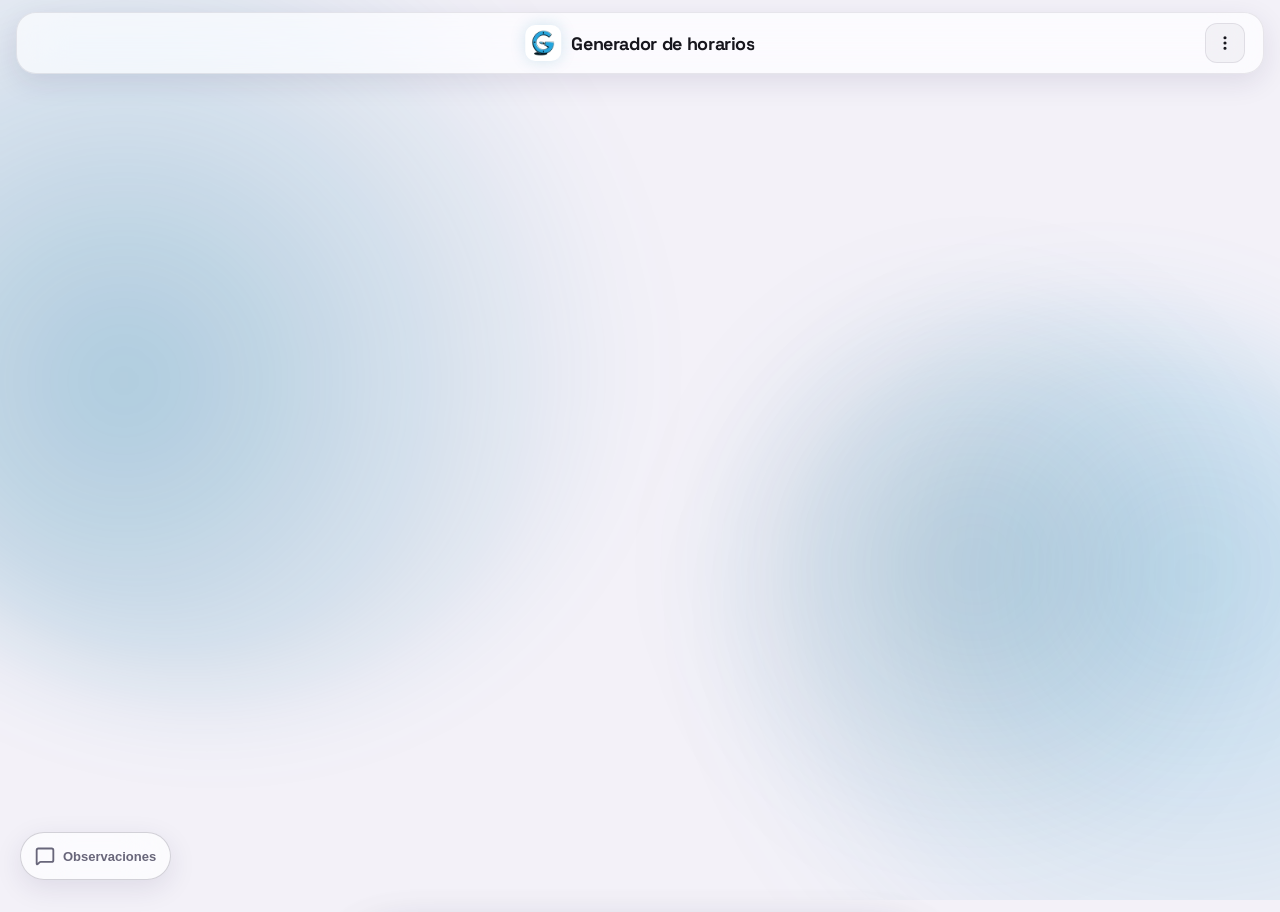
<file: index.html>
<!DOCTYPE html>
<html lang="es">
  <head>
    <meta http-equiv="Content-Security-Policy" content="default-src 'self'; script-src 'self' 'sha256-RqSj4QRa/MfN7U+ORpe3fls7fykUqgOL/mWQ/q/cFOk=' https://www.googletagmanager.com; style-src 'self' 'unsafe-inline'; img-src 'self' data: https://*.google-analytics.com https://www.googletagmanager.com; font-src 'self'; connect-src 'self' http://localhost:3000 https://*.google-analytics.com https://*.analytics.google.com https://www.googletagmanager.com; worker-src 'self'; manifest-src 'self'; object-src 'none'; base-uri 'self'; frame-ancestors 'none'; frame-src https://docs.google.com" />
    <meta charset="UTF-8" />
    <link rel="icon" href="/favicon.svg" type="image/svg+xml" />
    <meta name="viewport" content="width=device-width, initial-scale=1.0" />
    <!-- theme-color por esquema, coherente con el toggle data-mode de uiStore. -->
    <meta name="theme-color" media="(prefers-color-scheme: dark)" content="#08090C" />
    <meta name="theme-color" media="(prefers-color-scheme: light)" content="#F3F1F8" />
    <!-- iOS lee el ícono de acá, NO del manifest (ignora los íconos SVG). -->
    <link rel="apple-touch-icon" href="/apple-touch-icon-180x180.png" />
    <meta name="apple-mobile-web-app-capable" content="yes" />
    <meta name="apple-mobile-web-app-status-bar-style" content="black-translucent" />
    <meta name="apple-mobile-web-app-title" content="Generador de horarios" />
    <!-- Fuentes self-hosted (@font-face en style.css). Se precargan las del
         subset latin, que son las que se usan siempre. -->
    <link rel="preload" as="font" type="font/woff2" href="/fonts/space-grotesk-latin.woff2" crossorigin />
    <link rel="preload" as="font" type="font/woff2" href="/fonts/inter-latin.woff2" crossorigin />
    <!-- GA4 se carga diferido (lib/analytics.ts#loadGtag, requestIdleCallback),
         pero el DNS/TLS de Google Tag Manager conviene resolverlos ya: para
         cuando el idle callback dispare, la conexión ya está lista. -->
    <link rel="preconnect" href="https://www.googletagmanager.com" crossorigin />
    <!-- Sin JavaScript, el esqueleto de carga (`#shell`) sería una app fantasma
         que nunca termina de cargar, con la prosa de `#prerender` empujada
         abajo del fold — justo el escenario para el que existe `#prerender`.
         Apagarlo devuelve exactamente el comportamiento anterior. Un `<style>`
         dentro de `<noscript>` es válido en el `<head>`, y la CSP lo permite
         (`style-src 'self' 'unsafe-inline'`). -->
    <noscript><style>#shell{display:none}</style></noscript>

    <!--
      TODO EL BLOQUE ENTRE `seo:start` y `seo:end` LO REGENERA EL POSTBUILD.

      `tools/seo/emit-pages.mjs` lo reemplaza completo, en `index.html` y en cada
      página derivada, a partir de `src/lib/seoMeta.ts` — esa es la fuente de
      verdad del copy. Lo que hay acá abajo es el valor del home, y sirve de red
      por si alguien corre `vite build` sin el postbuild; si difiere de
      `seoMeta.ts`, gana `seoMeta.ts`.

      Los marcadores son comentarios y no atributos porque el reemplazo tiene que
      ser de un bloque entero: parchear tag por tag con regex es exactamente cómo
      se termina con un `og:description` del home en una página de ayuda.

      `https://generador-de-horarios.coldideas.com` lo sustituye Vite en el build (ver `.env`). Ninguna de
      estas URLs puede ser relativa: `og:image` relativa es la causa nº1 de
      tarjeta social sin imagen.
    -->
    <!-- seo:start -->
    <title>Generador de horarios de clases — gratis, sin cuenta y offline</title>
    <meta name="description" content="Un generador de horarios de clases, pensado para estudiantes de la UCR: armá tu semana, evitá choques de horario y guardá todo en tu dispositivo. Gratis y sin cuenta." />
    <link rel="canonical" href="https://generador-de-horarios.coldideas.com/" />
    <meta name="robots" content="index,follow,max-image-preview:large" />
    <meta property="og:type" content="website" />
    <meta property="og:site_name" content="Generador de horarios" />
    <meta property="og:locale" content="es_LA" />
    <meta property="og:url" content="https://generador-de-horarios.coldideas.com/" />
    <meta property="og:title" content="Generador de horarios para estudiantes de la UCR" />
    <meta property="og:description" content="Un generador de horarios de clases, pensado para estudiantes de la UCR: armá tu semana, evitá choques de horario y guardá todo en tu dispositivo. Gratis y sin cuenta." />
    <meta property="og:image" content="https://generador-de-horarios.coldideas.com/og-cover-v1.png" />
    <meta property="og:image:secure_url" content="https://generador-de-horarios.coldideas.com/og-cover-v1.png" />
    <meta property="og:image:type" content="image/png" />
    <meta property="og:image:width" content="1200" />
    <meta property="og:image:height" content="630" />
    <meta property="og:image:alt" content="Un horario semanal de clases con los cursos en bloques de color, en la app Generador de horarios." />
    <meta property="og:image" content="https://generador-de-horarios.coldideas.com/og-square-v1.png" />
    <meta property="og:image:type" content="image/png" />
    <meta property="og:image:width" content="1200" />
    <meta property="og:image:height" content="1200" />
    <meta name="twitter:card" content="summary_large_image" />
    <meta name="twitter:title" content="Generador de horarios para estudiantes de la UCR" />
    <meta name="twitter:description" content="Un generador de horarios de clases, pensado para estudiantes de la UCR: armá tu semana, evitá choques de horario y guardá todo en tu dispositivo. Gratis y sin cuenta." />
    <meta name="twitter:image" content="https://generador-de-horarios.coldideas.com/og-cover-v1.png" />
    <meta name="twitter:image:alt" content="Un horario semanal de clases con los cursos en bloques de color, en la app Generador de horarios." />
    <script type="application/ld+json">{"@context":"https://schema.org","@type":"WebApplication","name":"Generador de horarios","url":"https://generador-de-horarios.coldideas.com/","description":"Un generador de horarios de clases, pensado para estudiantes de la UCR: armá tu semana, evitá choques de horario y guardá todo en tu dispositivo. Gratis y sin cuenta.","applicationCategory":"EducationalApplication","operatingSystem":"Cualquiera (navegador web, instalable como PWA)","browserRequirements":"Requiere JavaScript e IndexedDB","inLanguage":"es","isAccessibleForFree":true,"offers":{"@type":"Offer","price":"0","priceCurrency":"USD"},"screenshot":"https://generador-de-horarios.coldideas.com/og-cover-v1.png","featureList":["Armar horarios semanales arrastrando los cursos sobre una grilla","Detección de choques de hora con reacomodo automático","Varios horarios agrupados para comparar alternativas de matrícula","Catálogo de cursos de pregrado de la Universidad de Costa Rica","Exportar a PNG y CSV","Funciona sin conexión e instalable como aplicación"]}</script>
    <!-- seo:end -->
    <script type="module" crossorigin src="/assets/index-BoxUF3lb.js"></script>
    <link rel="modulepreload" crossorigin href="/assets/vendor-vue-Cn43xkxK.js">
    <link rel="modulepreload" crossorigin href="/assets/vendor-db-ACbkSzib.js">
    <link rel="modulepreload" crossorigin href="/assets/vendor-pdf-CoYM8iN5.js">
    <link rel="stylesheet" crossorigin href="/assets/index-BXmz9_Ep.css">
  <link rel="manifest" href="/manifest.webmanifest"></head>
  <body>
    <div id="app"></div>
    <!--
      Esqueleto de la app, horneado por el postbuild (`homeShellHtml` +
      `HomeSkeleton.vue`, solo en el home). Es lo que se ve entre "el CSS pintó"
      y "Vue montó" — el hueco más largo del arranque, porque el bundle pesa
      ~590 KB. Wireframe gris a propósito: cero texto, cero encabezados, cero
      imágenes. Es DECORACIÓN de carga, no contenido: por eso `aria-hidden`, y
      por eso nada acá compite con el `<h1>` indexable de `#prerender`.

      Hermano de `#prerender` y NO hijo suyo: `#prerender` está estilado como
      prosa (`max-width:70ch`), que es exactamente lo contrario de lo que
      necesita un shell a ancho completo. Los dos se esconden con la misma
      regla `#app:not(:empty) ~ …` de `style.css` (hermano GENERAL: con `+`
      bastaba meter un nodo en el medio para romperla en silencio).
    -->
    <div id="shell" aria-hidden="true"><!-- shell:start --><div class="topbar"><div class="topbar__left"></div><div class="brand"><div class="skel shell__mark"></div><div class="skel shell__name"></div></div><div class="topbar__actions"><div class="skel shell__icon"></div><div class="skel shell__icon"></div></div></div><div class="app"><div class="home__header"><div class="home__title"><div class="skel shell__title"></div></div><div class="home__actions"><div class="skel shell__btn"></div><div class="skel shell__btn"></div></div></div><div class="home-skeleton" aria-hidden="true"><!--[--><div class="group-section"><div class="group-section__head"><div class="group-section__title"><div class="skel skel--grip"></div><div class="skel skel--text" style="width:120px;height:12px;"></div></div></div><div class="cards-grid"><!--[--><div class="horario-card horario-card--skeleton"><div class="horario-card__thumb"><div class="skel skel--fill"></div></div><div class="horario-card__body"><div class="skel skel--text" style="width:70%;height:14px;margin-bottom:8px;"></div><div class="skel skel--text" style="width:45%;height:11px;"></div></div></div><div class="horario-card horario-card--skeleton"><div class="horario-card__thumb"><div class="skel skel--fill"></div></div><div class="horario-card__body"><div class="skel skel--text" style="width:70%;height:14px;margin-bottom:8px;"></div><div class="skel skel--text" style="width:45%;height:11px;"></div></div></div><div class="horario-card horario-card--skeleton"><div class="horario-card__thumb"><div class="skel skel--fill"></div></div><div class="horario-card__body"><div class="skel skel--text" style="width:70%;height:14px;margin-bottom:8px;"></div><div class="skel skel--text" style="width:45%;height:11px;"></div></div></div><!--]--></div></div><div class="group-section"><div class="group-section__head"><div class="group-section__title"><div class="skel skel--grip"></div><div class="skel skel--text" style="width:120px;height:12px;"></div></div></div><div class="cards-grid"><!--[--><div class="horario-card horario-card--skeleton"><div class="horario-card__thumb"><div class="skel skel--fill"></div></div><div class="horario-card__body"><div class="skel skel--text" style="width:70%;height:14px;margin-bottom:8px;"></div><div class="skel skel--text" style="width:45%;height:11px;"></div></div></div><div class="horario-card horario-card--skeleton"><div class="horario-card__thumb"><div class="skel skel--fill"></div></div><div class="horario-card__body"><div class="skel skel--text" style="width:70%;height:14px;margin-bottom:8px;"></div><div class="skel skel--text" style="width:45%;height:11px;"></div></div></div><div class="horario-card horario-card--skeleton"><div class="horario-card__thumb"><div class="skel skel--fill"></div></div><div class="horario-card__body"><div class="skel skel--text" style="width:70%;height:14px;margin-bottom:8px;"></div><div class="skel skel--text" style="width:45%;height:11px;"></div></div></div><!--]--></div></div><!--]--></div></div><!-- shell:end --></div>
    <!--
      Contenido estático que hornea el postbuild (`#app:not(:empty) ~ #prerender`
      lo esconde en cuanto Vue monta, ver `style.css`). Es lo ÚNICO que ve un
      crawler que no ejecuta JavaScript, y lo primero que ve un humano con la red
      lenta. Va vacío en el fuente a propósito: el copy vive en `seoMeta.ts` y en
      `helpContent.ts`, duplicarlo acá sería una segunda fuente de verdad.

      Reemplaza al `<h1 class="sr-only">` que estaba acá: describía dos pantallas
      en una sola oración, se repetía en todas las rutas y DUPLICABA el `<h1>`
      que cada vista ya renderiza (`HomeView` "Mis horarios", `HelpView` el
      título del tema…).
    -->
    <div id="prerender"><!-- prerender:start --><h1>Generador de horarios de clases</h1><p>Es un generador de horarios independiente, pensado para estudiantes de la Universidad de Costa Rica (UCR), y lo puede usar cualquier persona que arme un horario de clases, curse donde curse. Al escribir el nombre de un curso, el buscador propone coincidencias del catálogo de cursos de pregrado de la UCR, con la sigla y los créditos ya cargados.</p><p>Armá tu horario semanal arrastrando los cursos sobre una grilla: elegí qué días te sirven, el rango de horas y cuánto dura cada lección. Cuando dos cursos se pisan, la app te avisa y puede reacomodar el nuevo al hueco libre más cercano.</p><p>Funciona sin internet y sin crear una cuenta. Todo lo que armás se guarda en tu propio dispositivo, y podés instalar la app desde el navegador para abrirla como cualquier otra.</p><h2>Qué podés hacer</h2><ul><li>Crear varios horarios y agruparlos para comparar alternativas de matrícula.</li><li>Repetir un mismo curso en varios días, o darle horas distintas en cada día.</li><li>Anotar sigla, profesor, aula, créditos y número de grupo en cada curso.</li><li>Ajustar días visibles, franja horaria, duración de lección y descanso.</li><li>Exportar cualquier horario como imagen PNG o como CSV para abrirlo en Excel.</li><li>Usar la app en modo claro u oscuro, desde el teléfono o la computadora.</li></ul><!-- prerender:end --></div>
  </body>
</html>
</file>
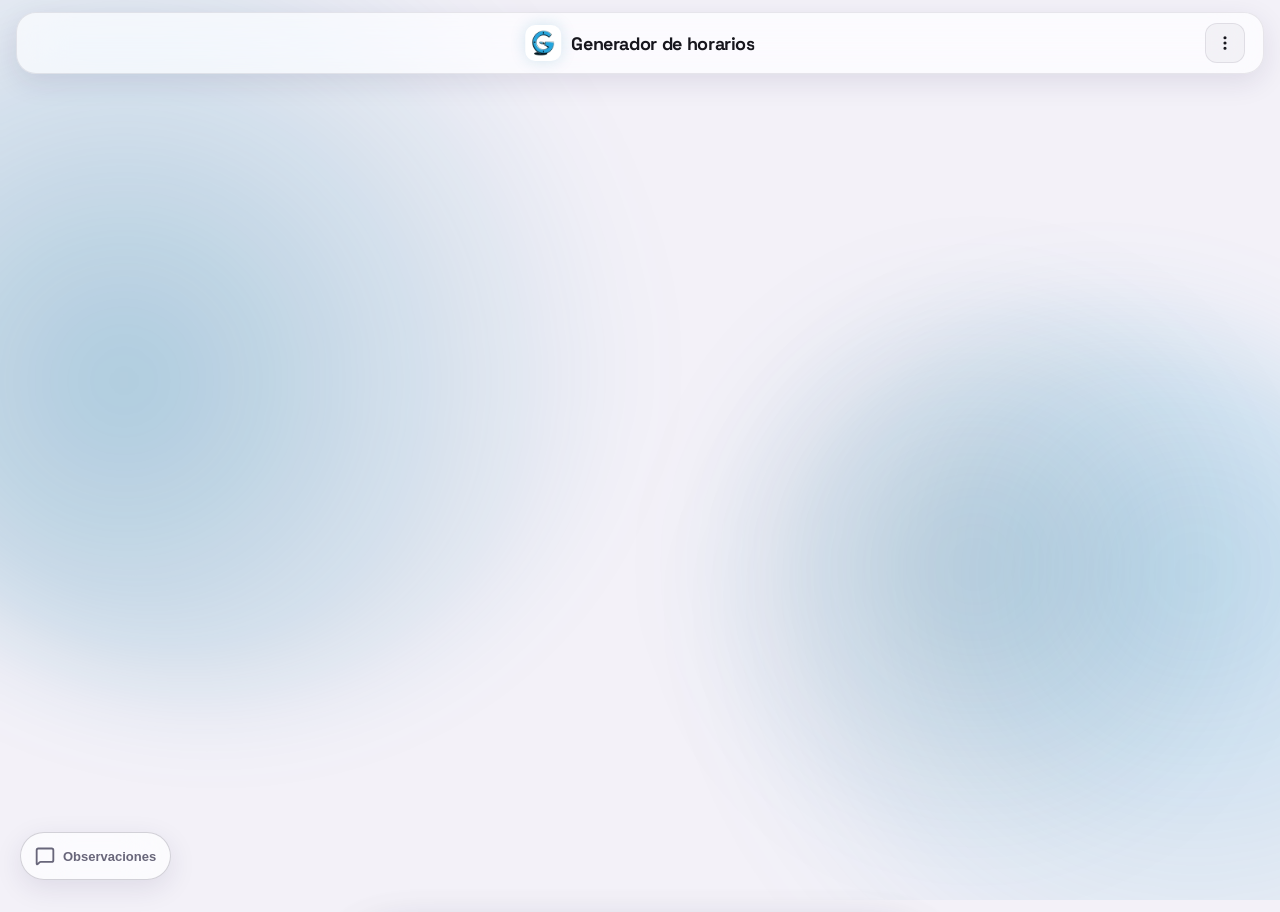
<file: ayuda.html>
<!DOCTYPE html>
<html lang="es">
  <head>
    <meta http-equiv="Content-Security-Policy" content="default-src 'self'; script-src 'self' 'sha256-BAIE9iKyH8KDfLSABH363C/RLt9rMn+xFPN2Y8IR0Pc=' https://www.googletagmanager.com; style-src 'self' 'unsafe-inline'; img-src 'self' data: https://*.google-analytics.com https://www.googletagmanager.com; font-src 'self'; connect-src 'self' http://localhost:3000 https://*.google-analytics.com https://*.analytics.google.com https://www.googletagmanager.com; worker-src 'self'; manifest-src 'self'; object-src 'none'; base-uri 'self'; frame-ancestors 'none'; frame-src https://docs.google.com" />
    <meta charset="UTF-8" />
    <link rel="icon" href="/favicon.svg" type="image/svg+xml" />
    <meta name="viewport" content="width=device-width, initial-scale=1.0" />
    <!-- theme-color por esquema, coherente con el toggle data-mode de uiStore. -->
    <meta name="theme-color" media="(prefers-color-scheme: dark)" content="#08090C" />
    <meta name="theme-color" media="(prefers-color-scheme: light)" content="#F3F1F8" />
    <!-- iOS lee el ícono de acá, NO del manifest (ignora los íconos SVG). -->
    <link rel="apple-touch-icon" href="/apple-touch-icon-180x180.png" />
    <meta name="apple-mobile-web-app-capable" content="yes" />
    <meta name="apple-mobile-web-app-status-bar-style" content="black-translucent" />
    <meta name="apple-mobile-web-app-title" content="Generador de horarios" />
    <!-- Fuentes self-hosted (@font-face en style.css). Se precargan las del
         subset latin, que son las que se usan siempre. -->
    <link rel="preload" as="font" type="font/woff2" href="/fonts/space-grotesk-latin.woff2" crossorigin />
    <link rel="preload" as="font" type="font/woff2" href="/fonts/inter-latin.woff2" crossorigin />
    <!-- GA4 se carga diferido (lib/analytics.ts#loadGtag, requestIdleCallback),
         pero el DNS/TLS de Google Tag Manager conviene resolverlos ya: para
         cuando el idle callback dispare, la conexión ya está lista. -->
    <link rel="preconnect" href="https://www.googletagmanager.com" crossorigin />
    <!-- Sin JavaScript, el esqueleto de carga (`#shell`) sería una app fantasma
         que nunca termina de cargar, con la prosa de `#prerender` empujada
         abajo del fold — justo el escenario para el que existe `#prerender`.
         Apagarlo devuelve exactamente el comportamiento anterior. Un `<style>`
         dentro de `<noscript>` es válido en el `<head>`, y la CSP lo permite
         (`style-src 'self' 'unsafe-inline'`). -->
    <noscript><style>#shell{display:none}</style></noscript>

    <!--
      TODO EL BLOQUE ENTRE `seo:start` y `seo:end` LO REGENERA EL POSTBUILD.

      `tools/seo/emit-pages.mjs` lo reemplaza completo, en `index.html` y en cada
      página derivada, a partir de `src/lib/seoMeta.ts` — esa es la fuente de
      verdad del copy. Lo que hay acá abajo es el valor del home, y sirve de red
      por si alguien corre `vite build` sin el postbuild; si difiere de
      `seoMeta.ts`, gana `seoMeta.ts`.

      Los marcadores son comentarios y no atributos porque el reemplazo tiene que
      ser de un bloque entero: parchear tag por tag con regex es exactamente cómo
      se termina con un `og:description` del home en una página de ayuda.

      `https://generador-de-horarios.coldideas.com` lo sustituye Vite en el build (ver `.env`). Ninguna de
      estas URLs puede ser relativa: `og:image` relativa es la causa nº1 de
      tarjeta social sin imagen.
    -->
    <!-- seo:start -->
    <title>Centro de ayuda — Generador de horarios</title>
    <meta name="description" content="Guías paso a paso para armar un horario, ajustar los parámetros de un horario o de la app, y cambiar la apariencia. Con ilustraciones de cada gesto." />
    <link rel="canonical" href="https://generador-de-horarios.coldideas.com/ayuda" />
    <meta name="robots" content="index,follow,max-image-preview:large" />
    <meta property="og:type" content="website" />
    <meta property="og:site_name" content="Generador de horarios" />
    <meta property="og:locale" content="es_LA" />
    <meta property="og:url" content="https://generador-de-horarios.coldideas.com/ayuda" />
    <meta property="og:title" content="Centro de ayuda" />
    <meta property="og:description" content="Guías paso a paso para armar un horario, ajustar los parámetros de un horario o de la app, y cambiar la apariencia. Con ilustraciones de cada gesto." />
    <meta property="og:image" content="https://generador-de-horarios.coldideas.com/og-cover-v1.png" />
    <meta property="og:image:secure_url" content="https://generador-de-horarios.coldideas.com/og-cover-v1.png" />
    <meta property="og:image:type" content="image/png" />
    <meta property="og:image:width" content="1200" />
    <meta property="og:image:height" content="630" />
    <meta property="og:image:alt" content="Un horario semanal de clases con los cursos en bloques de color, en la app Generador de horarios." />
    <meta property="og:image" content="https://generador-de-horarios.coldideas.com/og-square-v1.png" />
    <meta property="og:image:type" content="image/png" />
    <meta property="og:image:width" content="1200" />
    <meta property="og:image:height" content="1200" />
    <meta name="twitter:card" content="summary_large_image" />
    <meta name="twitter:title" content="Centro de ayuda" />
    <meta name="twitter:description" content="Guías paso a paso para armar un horario, ajustar los parámetros de un horario o de la app, y cambiar la apariencia. Con ilustraciones de cada gesto." />
    <meta name="twitter:image" content="https://generador-de-horarios.coldideas.com/og-cover-v1.png" />
    <meta name="twitter:image:alt" content="Un horario semanal de clases con los cursos en bloques de color, en la app Generador de horarios." />
    <script type="application/ld+json">{"@context":"https://schema.org","@graph":[{"@type":"TechArticle","@id":"https://generador-de-horarios.coldideas.com/ayuda#article","headline":"Centro de ayuda","description":"Guías paso a paso para armar un horario, ajustar los parámetros de un horario o de la app, y cambiar la apariencia. Con ilustraciones de cada gesto.","url":"https://generador-de-horarios.coldideas.com/ayuda","inLanguage":"es","isPartOf":{"@type":"WebSite","name":"Generador de horarios","url":"https://generador-de-horarios.coldideas.com/"}},{"@type":"BreadcrumbList","itemListElement":[{"@type":"ListItem","position":1,"name":"Inicio","item":"https://generador-de-horarios.coldideas.com/"},{"@type":"ListItem","position":2,"name":"Ayuda","item":"https://generador-de-horarios.coldideas.com/ayuda"}]}]}</script>
    <!-- seo:end -->
    <script type="module" crossorigin src="/assets/index-BoxUF3lb.js"></script>
    <link rel="modulepreload" crossorigin href="/assets/vendor-vue-Cn43xkxK.js">
    <link rel="modulepreload" crossorigin href="/assets/vendor-db-ACbkSzib.js">
    <link rel="modulepreload" crossorigin href="/assets/vendor-pdf-CoYM8iN5.js">
    <link rel="stylesheet" crossorigin href="/assets/index-BXmz9_Ep.css">
  <link rel="manifest" href="/manifest.webmanifest"></head>
  <body>
    <div id="app"></div>
    <!--
      Esqueleto de la app, horneado por el postbuild (`homeShellHtml` +
      `HomeSkeleton.vue`, solo en el home). Es lo que se ve entre "el CSS pintó"
      y "Vue montó" — el hueco más largo del arranque, porque el bundle pesa
      ~590 KB. Wireframe gris a propósito: cero texto, cero encabezados, cero
      imágenes. Es DECORACIÓN de carga, no contenido: por eso `aria-hidden`, y
      por eso nada acá compite con el `<h1>` indexable de `#prerender`.

      Hermano de `#prerender` y NO hijo suyo: `#prerender` está estilado como
      prosa (`max-width:70ch`), que es exactamente lo contrario de lo que
      necesita un shell a ancho completo. Los dos se esconden con la misma
      regla `#app:not(:empty) ~ …` de `style.css` (hermano GENERAL: con `+`
      bastaba meter un nodo en el medio para romperla en silencio).
    -->
    <div id="shell" aria-hidden="true"><!-- shell:start --><!-- shell:end --></div>
    <!--
      Contenido estático que hornea el postbuild (`#app:not(:empty) ~ #prerender`
      lo esconde en cuanto Vue monta, ver `style.css`). Es lo ÚNICO que ve un
      crawler que no ejecuta JavaScript, y lo primero que ve un humano con la red
      lenta. Va vacío en el fuente a propósito: el copy vive en `seoMeta.ts` y en
      `helpContent.ts`, duplicarlo acá sería una segunda fuente de verdad.

      Reemplaza al `<h1 class="sr-only">` que estaba acá: describía dos pantallas
      en una sola oración, se repetía en todas las rutas y DUPLICABA el `<h1>`
      que cada vista ya renderiza (`HomeView` "Mis horarios", `HelpView` el
      título del tema…).
    -->
    <div id="prerender"><!-- prerender:start --><h1>Centro de ayuda</h1><p>Cuatro guías cubren todo lo que necesitás para usar el generador de horarios: cómo crear un horario, qué hace cada parámetro de un horario, qué configuración se aplica a los horarios nuevos y cómo cambiar la apariencia de la app.</p><ul><li><a href="/ayuda/crear"><strong>Crear un horario</strong></a> — De la semana en blanco al horario completo: agregar cursos, repetirlos en varios días, cargar horas distintas por día y moverlos.</li><li><a href="/ayuda/horario-params"><strong>Parámetros del horario</strong></a> — Bloques fijos u horas libres, días visibles, franja horaria, formato de hora y modo de conflicto — de un horario en particular.</li><li><a href="/ayuda/globales"><strong>Parámetros globales</strong></a> — La plantilla con la que nacen tus próximos horarios, y en qué se diferencia de los parámetros de un horario.</li><li><a href="/ayuda/apariencia"><strong>Opciones generales</strong></a> — Modo claro u oscuro, efectos visuales, medición de uso y dónde encontrar estas opciones.</li></ul><!-- prerender:end --></div>
  </body>
</html>
</file>
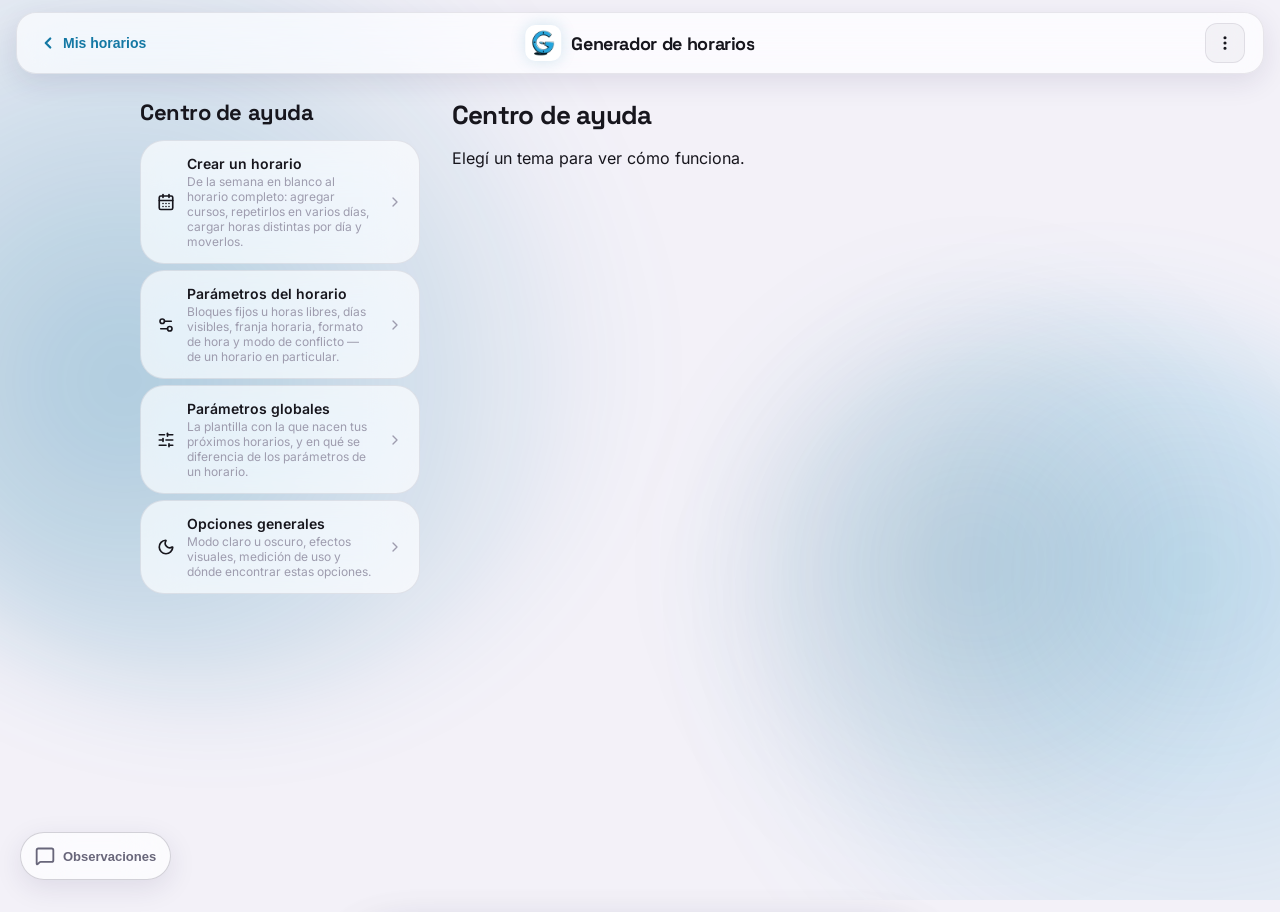
<file: ayuda/apariencia.html>
<!DOCTYPE html>
<html lang="es">
  <head>
    <meta http-equiv="Content-Security-Policy" content="default-src 'self'; script-src 'self' 'sha256-FpbxqzW+VNh2rBsdcdbC9Le6bIIQyp6U4rCe7SdrVj8=' https://www.googletagmanager.com; style-src 'self' 'unsafe-inline'; img-src 'self' data: https://*.google-analytics.com https://www.googletagmanager.com; font-src 'self'; connect-src 'self' http://localhost:3000 https://*.google-analytics.com https://*.analytics.google.com https://www.googletagmanager.com; worker-src 'self'; manifest-src 'self'; object-src 'none'; base-uri 'self'; frame-ancestors 'none'; frame-src https://docs.google.com" />
    <meta charset="UTF-8" />
    <link rel="icon" href="/favicon.svg" type="image/svg+xml" />
    <meta name="viewport" content="width=device-width, initial-scale=1.0" />
    <!-- theme-color por esquema, coherente con el toggle data-mode de uiStore. -->
    <meta name="theme-color" media="(prefers-color-scheme: dark)" content="#08090C" />
    <meta name="theme-color" media="(prefers-color-scheme: light)" content="#F3F1F8" />
    <!-- iOS lee el ícono de acá, NO del manifest (ignora los íconos SVG). -->
    <link rel="apple-touch-icon" href="/apple-touch-icon-180x180.png" />
    <meta name="apple-mobile-web-app-capable" content="yes" />
    <meta name="apple-mobile-web-app-status-bar-style" content="black-translucent" />
    <meta name="apple-mobile-web-app-title" content="Generador de horarios" />
    <!-- Fuentes self-hosted (@font-face en style.css). Se precargan las del
         subset latin, que son las que se usan siempre. -->
    <link rel="preload" as="font" type="font/woff2" href="/fonts/space-grotesk-latin.woff2" crossorigin />
    <link rel="preload" as="font" type="font/woff2" href="/fonts/inter-latin.woff2" crossorigin />
    <!-- GA4 se carga diferido (lib/analytics.ts#loadGtag, requestIdleCallback),
         pero el DNS/TLS de Google Tag Manager conviene resolverlos ya: para
         cuando el idle callback dispare, la conexión ya está lista. -->
    <link rel="preconnect" href="https://www.googletagmanager.com" crossorigin />
    <!-- Sin JavaScript, el esqueleto de carga (`#shell`) sería una app fantasma
         que nunca termina de cargar, con la prosa de `#prerender` empujada
         abajo del fold — justo el escenario para el que existe `#prerender`.
         Apagarlo devuelve exactamente el comportamiento anterior. Un `<style>`
         dentro de `<noscript>` es válido en el `<head>`, y la CSP lo permite
         (`style-src 'self' 'unsafe-inline'`). -->
    <noscript><style>#shell{display:none}</style></noscript>

    <!--
      TODO EL BLOQUE ENTRE `seo:start` y `seo:end` LO REGENERA EL POSTBUILD.

      `tools/seo/emit-pages.mjs` lo reemplaza completo, en `index.html` y en cada
      página derivada, a partir de `src/lib/seoMeta.ts` — esa es la fuente de
      verdad del copy. Lo que hay acá abajo es el valor del home, y sirve de red
      por si alguien corre `vite build` sin el postbuild; si difiere de
      `seoMeta.ts`, gana `seoMeta.ts`.

      Los marcadores son comentarios y no atributos porque el reemplazo tiene que
      ser de un bloque entero: parchear tag por tag con regex es exactamente cómo
      se termina con un `og:description` del home en una página de ayuda.

      `https://generador-de-horarios.coldideas.com` lo sustituye Vite en el build (ver `.env`). Ninguna de
      estas URLs puede ser relativa: `og:image` relativa es la causa nº1 de
      tarjeta social sin imagen.
    -->
    <!-- seo:start -->
    <title>Opciones generales · Ayuda — Generador de horarios</title>
    <meta name="description" content="Modo claro u oscuro, efectos visuales, medición de uso y dónde encontrar estas opciones." />
    <link rel="canonical" href="https://generador-de-horarios.coldideas.com/ayuda/apariencia" />
    <meta name="robots" content="index,follow,max-image-preview:large" />
    <meta property="og:type" content="article" />
    <meta property="og:site_name" content="Generador de horarios" />
    <meta property="og:locale" content="es_LA" />
    <meta property="og:url" content="https://generador-de-horarios.coldideas.com/ayuda/apariencia" />
    <meta property="og:title" content="Opciones generales" />
    <meta property="og:description" content="Modo claro u oscuro, efectos visuales, medición de uso y dónde encontrar estas opciones." />
    <meta property="og:image" content="https://generador-de-horarios.coldideas.com/og-cover-v1.png" />
    <meta property="og:image:secure_url" content="https://generador-de-horarios.coldideas.com/og-cover-v1.png" />
    <meta property="og:image:type" content="image/png" />
    <meta property="og:image:width" content="1200" />
    <meta property="og:image:height" content="630" />
    <meta property="og:image:alt" content="Un horario semanal de clases con los cursos en bloques de color, en la app Generador de horarios." />
    <meta property="og:image" content="https://generador-de-horarios.coldideas.com/og-square-v1.png" />
    <meta property="og:image:type" content="image/png" />
    <meta property="og:image:width" content="1200" />
    <meta property="og:image:height" content="1200" />
    <meta name="twitter:card" content="summary_large_image" />
    <meta name="twitter:title" content="Opciones generales" />
    <meta name="twitter:description" content="Modo claro u oscuro, efectos visuales, medición de uso y dónde encontrar estas opciones." />
    <meta name="twitter:image" content="https://generador-de-horarios.coldideas.com/og-cover-v1.png" />
    <meta name="twitter:image:alt" content="Un horario semanal de clases con los cursos en bloques de color, en la app Generador de horarios." />
    <script type="application/ld+json">{"@context":"https://schema.org","@graph":[{"@type":"TechArticle","@id":"https://generador-de-horarios.coldideas.com/ayuda/apariencia#article","headline":"Opciones generales","description":"Modo claro u oscuro, efectos visuales, medición de uso y dónde encontrar estas opciones.","url":"https://generador-de-horarios.coldideas.com/ayuda/apariencia","inLanguage":"es","isPartOf":{"@type":"WebSite","name":"Generador de horarios","url":"https://generador-de-horarios.coldideas.com/"}},{"@type":"BreadcrumbList","itemListElement":[{"@type":"ListItem","position":1,"name":"Inicio","item":"https://generador-de-horarios.coldideas.com/"},{"@type":"ListItem","position":2,"name":"Ayuda","item":"https://generador-de-horarios.coldideas.com/ayuda"},{"@type":"ListItem","position":3,"name":"Opciones generales","item":"https://generador-de-horarios.coldideas.com/ayuda/apariencia"}]}]}</script>
    <!-- seo:end -->
    <script type="module" crossorigin src="/assets/index-BoxUF3lb.js"></script>
    <link rel="modulepreload" crossorigin href="/assets/vendor-vue-Cn43xkxK.js">
    <link rel="modulepreload" crossorigin href="/assets/vendor-db-ACbkSzib.js">
    <link rel="modulepreload" crossorigin href="/assets/vendor-pdf-CoYM8iN5.js">
    <link rel="stylesheet" crossorigin href="/assets/index-BXmz9_Ep.css">
  <link rel="manifest" href="/manifest.webmanifest"></head>
  <body>
    <div id="app"></div>
    <!--
      Esqueleto de la app, horneado por el postbuild (`homeShellHtml` +
      `HomeSkeleton.vue`, solo en el home). Es lo que se ve entre "el CSS pintó"
      y "Vue montó" — el hueco más largo del arranque, porque el bundle pesa
      ~590 KB. Wireframe gris a propósito: cero texto, cero encabezados, cero
      imágenes. Es DECORACIÓN de carga, no contenido: por eso `aria-hidden`, y
      por eso nada acá compite con el `<h1>` indexable de `#prerender`.

      Hermano de `#prerender` y NO hijo suyo: `#prerender` está estilado como
      prosa (`max-width:70ch`), que es exactamente lo contrario de lo que
      necesita un shell a ancho completo. Los dos se esconden con la misma
      regla `#app:not(:empty) ~ …` de `style.css` (hermano GENERAL: con `+`
      bastaba meter un nodo en el medio para romperla en silencio).
    -->
    <div id="shell" aria-hidden="true"><!-- shell:start --><!-- shell:end --></div>
    <!--
      Contenido estático que hornea el postbuild (`#app:not(:empty) ~ #prerender`
      lo esconde en cuanto Vue monta, ver `style.css`). Es lo ÚNICO que ve un
      crawler que no ejecuta JavaScript, y lo primero que ve un humano con la red
      lenta. Va vacío en el fuente a propósito: el copy vive en `seoMeta.ts` y en
      `helpContent.ts`, duplicarlo acá sería una segunda fuente de verdad.

      Reemplaza al `<h1 class="sr-only">` que estaba acá: describía dos pantallas
      en una sola oración, se repetía en todas las rutas y DUPLICABA el `<h1>`
      que cada vista ya renderiza (`HomeView` "Mis horarios", `HelpView` el
      título del tema…).
    -->
    <div id="prerender"><!-- prerender:start --><h1>Opciones generales</h1><p>Modo claro u oscuro, efectos visuales, medición de uso y dónde encontrar estas opciones.</p><section id="tema"><h2>Modo claro y oscuro</h2><p class="demo-caption">El mismo horario en modo oscuro y en modo claro</p><ol><li><strong>Abrí el menú «⋯» de la barra superior y tocá «Modo oscuro»</strong> Cada toque alterna entre modo claro y modo oscuro; el tilde muestra cuál está activo. El cambio es inmediato, se aplica a toda la app y el menú queda abierto por si querés ajustar el fondo también.</li><li><strong>Listo, queda guardado</strong> La preferencia se recuerda en este dispositivo: la próxima vez que abras la app arranca como la dejaste.</li></ol><aside class="note note--info">Los colores de tus cursos son los mismos en los dos modos; lo que cambia es el fondo y el color del texto de la interfaz.</aside></section><section id="efectos"><h2>Efectos visuales</h2><p>Detrás de la app hay un fondo con manchas de color que se mueven muy despacio, y varios paneles (barra superior, menús, tarjetas) usan un desenfoque en vivo. El ítem «Efectos visuales» del menú «⋯» de la barra superior los apaga o los reactiva juntos.</p><aside class="note note--tip">Apagarlos le saca trabajo al equipo — útil en máquinas lentas o si querés estirar la batería. Sin desenfoque los paneles se vuelven opacos, para que el texto siga siendo fácil de leer.</aside><p>Si tu sistema operativo está configurado para reducir el movimiento o la transparencia, la app respeta esos ajustes sola, sin que tengas que tocar nada.</p></section><section id="medicion"><h2>Compartir uso anónimo</h2><p>El ítem «Compartir uso anónimo» del menú «⋯» controla si la app manda estadísticas de uso. Sirve para saber qué partes se usan y cuáles confunden, y así decidir qué mejorar.</p><ul><li>Se envían acciones: que creaste un horario, que arrastraste un bloque, que exportaste en PDF.</li><li>NO se envía nada de lo que escribís: ni nombres de cursos, ni de horarios, ni profesores, aulas o notas.</li><li>Tus horarios siguen guardados solo en este dispositivo, como siempre.</li></ul><ol><li><strong>Abrí el menú «⋯» y tocá «Compartir uso anónimo»</strong> El tilde indica que está activado. Tocarlo lo apaga; el menú queda abierto.</li><li><strong>Listo, se respeta al instante</strong> Al apagarlo la app deja de enviar en ese mismo momento y descarta lo que tuviera pendiente. La preferencia se recuerda en este dispositivo.</li></ol><aside class="note note--tip">Sin conexión no se pierde nada ni se manda nada de inmediato: queda guardado en el dispositivo y se envía recién cuando volvés a tener internet.</aside></section><section id="donde"><h2>Dónde están estos botones</h2><dl><dt>Modo oscuro</dt><dd><em>Menú «⋯» de la barra superior</em> — Alterna entre modo claro y oscuro. El tilde indica que el modo oscuro está activo.</dd><dt>Efectos visuales</dt><dd><em>Menú «⋯» de la barra superior</em> — Apaga o reactiva el fondo animado y los desenfoques juntos. El tilde indica que están encendidos.</dd><dt>Compartir uso anónimo</dt><dd><em>Menú «⋯» de la barra superior</em> — Activa o desactiva el envío de estadísticas de uso. El tilde indica que está activado. Si no ves este ítem, la app no está midiendo nada.</dd></dl><aside class="note note--info">El menú «⋯» es el mismo en todas las pantallas y tamaños: siempre en el extremo derecho de la barra superior.</aside></section><!-- prerender:end --></div>
  </body>
</html>
</file>
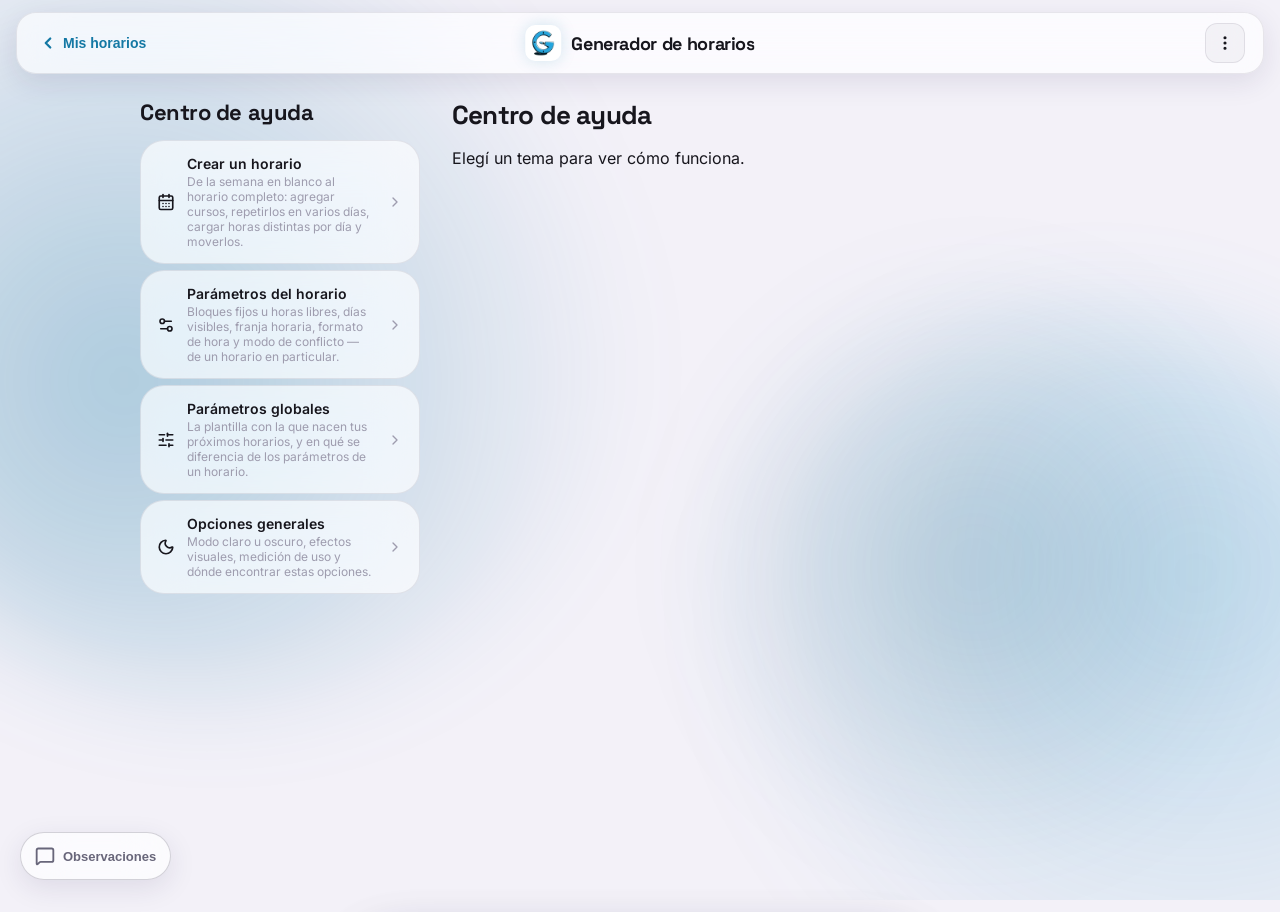
<file: ayuda/crear.html>
<!DOCTYPE html>
<html lang="es">
  <head>
    <meta http-equiv="Content-Security-Policy" content="default-src 'self'; script-src 'self' 'sha256-Lxa0eiJkygv7JHEThBgfW5TTR75zcPCYhSHs4SYl5V8=' https://www.googletagmanager.com; style-src 'self' 'unsafe-inline'; img-src 'self' data: https://*.google-analytics.com https://www.googletagmanager.com; font-src 'self'; connect-src 'self' http://localhost:3000 https://*.google-analytics.com https://*.analytics.google.com https://www.googletagmanager.com; worker-src 'self'; manifest-src 'self'; object-src 'none'; base-uri 'self'; frame-ancestors 'none'; frame-src https://docs.google.com" />
    <meta charset="UTF-8" />
    <link rel="icon" href="/favicon.svg" type="image/svg+xml" />
    <meta name="viewport" content="width=device-width, initial-scale=1.0" />
    <!-- theme-color por esquema, coherente con el toggle data-mode de uiStore. -->
    <meta name="theme-color" media="(prefers-color-scheme: dark)" content="#08090C" />
    <meta name="theme-color" media="(prefers-color-scheme: light)" content="#F3F1F8" />
    <!-- iOS lee el ícono de acá, NO del manifest (ignora los íconos SVG). -->
    <link rel="apple-touch-icon" href="/apple-touch-icon-180x180.png" />
    <meta name="apple-mobile-web-app-capable" content="yes" />
    <meta name="apple-mobile-web-app-status-bar-style" content="black-translucent" />
    <meta name="apple-mobile-web-app-title" content="Generador de horarios" />
    <!-- Fuentes self-hosted (@font-face en style.css). Se precargan las del
         subset latin, que son las que se usan siempre. -->
    <link rel="preload" as="font" type="font/woff2" href="/fonts/space-grotesk-latin.woff2" crossorigin />
    <link rel="preload" as="font" type="font/woff2" href="/fonts/inter-latin.woff2" crossorigin />
    <!-- GA4 se carga diferido (lib/analytics.ts#loadGtag, requestIdleCallback),
         pero el DNS/TLS de Google Tag Manager conviene resolverlos ya: para
         cuando el idle callback dispare, la conexión ya está lista. -->
    <link rel="preconnect" href="https://www.googletagmanager.com" crossorigin />
    <!-- Sin JavaScript, el esqueleto de carga (`#shell`) sería una app fantasma
         que nunca termina de cargar, con la prosa de `#prerender` empujada
         abajo del fold — justo el escenario para el que existe `#prerender`.
         Apagarlo devuelve exactamente el comportamiento anterior. Un `<style>`
         dentro de `<noscript>` es válido en el `<head>`, y la CSP lo permite
         (`style-src 'self' 'unsafe-inline'`). -->
    <noscript><style>#shell{display:none}</style></noscript>

    <!--
      TODO EL BLOQUE ENTRE `seo:start` y `seo:end` LO REGENERA EL POSTBUILD.

      `tools/seo/emit-pages.mjs` lo reemplaza completo, en `index.html` y en cada
      página derivada, a partir de `src/lib/seoMeta.ts` — esa es la fuente de
      verdad del copy. Lo que hay acá abajo es el valor del home, y sirve de red
      por si alguien corre `vite build` sin el postbuild; si difiere de
      `seoMeta.ts`, gana `seoMeta.ts`.

      Los marcadores son comentarios y no atributos porque el reemplazo tiene que
      ser de un bloque entero: parchear tag por tag con regex es exactamente cómo
      se termina con un `og:description` del home en una página de ayuda.

      `https://generador-de-horarios.coldideas.com` lo sustituye Vite en el build (ver `.env`). Ninguna de
      estas URLs puede ser relativa: `og:image` relativa es la causa nº1 de
      tarjeta social sin imagen.
    -->
    <!-- seo:start -->
    <title>Crear un horario · Ayuda — Generador de horarios</title>
    <meta name="description" content="De la semana en blanco al horario completo: agregar cursos, repetirlos en varios días, cargar horas distintas por día y moverlos." />
    <link rel="canonical" href="https://generador-de-horarios.coldideas.com/ayuda/crear" />
    <meta name="robots" content="index,follow,max-image-preview:large" />
    <meta property="og:type" content="article" />
    <meta property="og:site_name" content="Generador de horarios" />
    <meta property="og:locale" content="es_LA" />
    <meta property="og:url" content="https://generador-de-horarios.coldideas.com/ayuda/crear" />
    <meta property="og:title" content="Crear un horario" />
    <meta property="og:description" content="De la semana en blanco al horario completo: agregar cursos, repetirlos en varios días, cargar horas distintas por día y moverlos." />
    <meta property="og:image" content="https://generador-de-horarios.coldideas.com/og-cover-v1.png" />
    <meta property="og:image:secure_url" content="https://generador-de-horarios.coldideas.com/og-cover-v1.png" />
    <meta property="og:image:type" content="image/png" />
    <meta property="og:image:width" content="1200" />
    <meta property="og:image:height" content="630" />
    <meta property="og:image:alt" content="Un horario semanal de clases con los cursos en bloques de color, en la app Generador de horarios." />
    <meta property="og:image" content="https://generador-de-horarios.coldideas.com/og-square-v1.png" />
    <meta property="og:image:type" content="image/png" />
    <meta property="og:image:width" content="1200" />
    <meta property="og:image:height" content="1200" />
    <meta name="twitter:card" content="summary_large_image" />
    <meta name="twitter:title" content="Crear un horario" />
    <meta name="twitter:description" content="De la semana en blanco al horario completo: agregar cursos, repetirlos en varios días, cargar horas distintas por día y moverlos." />
    <meta name="twitter:image" content="https://generador-de-horarios.coldideas.com/og-cover-v1.png" />
    <meta name="twitter:image:alt" content="Un horario semanal de clases con los cursos en bloques de color, en la app Generador de horarios." />
    <script type="application/ld+json">{"@context":"https://schema.org","@graph":[{"@type":"TechArticle","@id":"https://generador-de-horarios.coldideas.com/ayuda/crear#article","headline":"Crear un horario","description":"De la semana en blanco al horario completo: agregar cursos, repetirlos en varios días, cargar horas distintas por día y moverlos.","url":"https://generador-de-horarios.coldideas.com/ayuda/crear","inLanguage":"es","isPartOf":{"@type":"WebSite","name":"Generador de horarios","url":"https://generador-de-horarios.coldideas.com/"}},{"@type":"BreadcrumbList","itemListElement":[{"@type":"ListItem","position":1,"name":"Inicio","item":"https://generador-de-horarios.coldideas.com/"},{"@type":"ListItem","position":2,"name":"Ayuda","item":"https://generador-de-horarios.coldideas.com/ayuda"},{"@type":"ListItem","position":3,"name":"Crear un horario","item":"https://generador-de-horarios.coldideas.com/ayuda/crear"}]}]}</script>
    <!-- seo:end -->
    <script type="module" crossorigin src="/assets/index-BoxUF3lb.js"></script>
    <link rel="modulepreload" crossorigin href="/assets/vendor-vue-Cn43xkxK.js">
    <link rel="modulepreload" crossorigin href="/assets/vendor-db-ACbkSzib.js">
    <link rel="modulepreload" crossorigin href="/assets/vendor-pdf-CoYM8iN5.js">
    <link rel="stylesheet" crossorigin href="/assets/index-BXmz9_Ep.css">
  <link rel="manifest" href="/manifest.webmanifest"></head>
  <body>
    <div id="app"></div>
    <!--
      Esqueleto de la app, horneado por el postbuild (`homeShellHtml` +
      `HomeSkeleton.vue`, solo en el home). Es lo que se ve entre "el CSS pintó"
      y "Vue montó" — el hueco más largo del arranque, porque el bundle pesa
      ~590 KB. Wireframe gris a propósito: cero texto, cero encabezados, cero
      imágenes. Es DECORACIÓN de carga, no contenido: por eso `aria-hidden`, y
      por eso nada acá compite con el `<h1>` indexable de `#prerender`.

      Hermano de `#prerender` y NO hijo suyo: `#prerender` está estilado como
      prosa (`max-width:70ch`), que es exactamente lo contrario de lo que
      necesita un shell a ancho completo. Los dos se esconden con la misma
      regla `#app:not(:empty) ~ …` de `style.css` (hermano GENERAL: con `+`
      bastaba meter un nodo en el medio para romperla en silencio).
    -->
    <div id="shell" aria-hidden="true"><!-- shell:start --><!-- shell:end --></div>
    <!--
      Contenido estático que hornea el postbuild (`#app:not(:empty) ~ #prerender`
      lo esconde en cuanto Vue monta, ver `style.css`). Es lo ÚNICO que ve un
      crawler que no ejecuta JavaScript, y lo primero que ve un humano con la red
      lenta. Va vacío en el fuente a propósito: el copy vive en `seoMeta.ts` y en
      `helpContent.ts`, duplicarlo acá sería una segunda fuente de verdad.

      Reemplaza al `<h1 class="sr-only">` que estaba acá: describía dos pantallas
      en una sola oración, se repetía en todas las rutas y DUPLICABA el `<h1>`
      que cada vista ya renderiza (`HomeView` "Mis horarios", `HelpView` el
      título del tema…).
    -->
    <div id="prerender"><!-- prerender:start --><h1>Crear un horario</h1><p>De la semana en blanco al horario completo: agregar cursos, repetirlos en varios días, cargar horas distintas por día y moverlos.</p><section id="nuevo"><h2>Paso 1 · Crear el horario</h2><ol><li><strong>En Inicio, tocá «+ Horario»</strong> Está arriba a la derecha, junto a «+ Grupo». En el celular esos botones se esconden: usá el botón «+» flotante de la esquina inferior derecha y elegí «Nuevo horario».</li><li><strong>Se abre el editor con la semana en blanco</strong> El horario ya quedó guardado en el dispositivo: no hay que confirmar nada ni tocar «Crear».</li><li><strong>Ponele nombre</strong> Tocá el título «Sin nombre» arriba de la grilla y escribí encima. Enter confirma, Esc revierte. Desde el menú «⋯» junto al nombre, «Agregar descripción» suma una línea opcional (ej. «II ciclo 2026»).</li></ol><dl><dt>+ Horario</dt><dd><em>Inicio · encabezado</em> — Crea un horario vacío y lo abre en el editor.</dd><dt>Botón + flotante</dt><dd><em>Inicio · celular, abajo a la derecha</em> — Reemplaza a los botones del encabezado en pantallas angostas: nuevo horario o nuevo grupo.</dd></dl><aside class="note note--tip">¿Es tu primer horario? La grilla de bienvenida de Inicio no es una imagen: un clic en cualquier casillero crea el horario y te deja cargando el primer curso a esa hora.</aside></section><section id="agregar"><h2>Paso 2 · Agregar un curso</h2><p class="demo-caption">Un clic en un casillero vacío abre el formulario</p><ol><li><strong>Tocá un casillero vacío de la grilla</strong> El día y la hora de ese casillero quedan precargados en el formulario. En la vista Lista el equivalente es tocar la fila gris «+ 09:00» de la hora que quieras.</li><li><strong>Escribí el nombre del curso</strong> Mientras escribís aparecen sugerencias: cursos que ya están en este horario, cursos que usaste antes y el catálogo de cursos de la UCR (desde 3 letras). Elegir una sugerencia completa sigla y créditos sola.</li><li><strong>Revisá el color</strong> La app propone uno que no se repita con los cursos que ya cargaste. Tocá el círculo de color para cambiarlo; el color del texto se calcula solo para que siempre se lea.</li><li><strong>Tocá «Guardar» (o «Agregar»)</strong> En el celular el botón está siempre a la vista al pie del panel, por largo que sea el formulario: no hace falta bajar hasta el fondo. En la computadora el formulario vive como una barra fija encima de la grilla, y el botón dice «Agregar»: lo confirmás y el panel se limpia solo, listo para el siguiente. El bloque aparece en la grilla al instante en los dos casos.</li></ol><aside class="note note--info">En la computadora la barra de arriba de la grilla queda siempre desplegada: agregar el curso número 10 cuesta lo mismo que el primero, sin abrir ni cerrar nada. Si necesitás más de un rango horario para el mismo curso, aula, o cualquier otro dato adicional, tocá «Más opciones»: abre el panel completo con lo que ya llevabas cargado.</aside><aside class="note note--info">Si el nombre coincide con un curso que ya existe en el horario, la app te pregunta si querés vincularlo en vez de crear un duplicado. Al vincular, el bloque nuevo se suma a ese curso y hereda su nombre y su color.</aside></section><section id="dias"><h2>El mismo curso en varios días</h2><p class="demo-caption">Marcar L, M y V repite el mismo rango en los tres días</p><p>Dentro del formulario, la sección «Horarios» tiene una fila de días. Marcar varios días repite EXACTAMENTE el mismo rango horario en cada uno — es el caso típico de una clase que va lunes, miércoles y viernes de 7 a 8.</p><ol><li><strong>Tocá los días que necesites</strong> Los marcados quedan resaltados. Tocá de nuevo para desmarcar. Siempre tiene que quedar al menos un día marcado.</li><li><strong>¿Falta un día? Tocá el que está punteado</strong> La fila muestra la semana completa, de lunes a domingo. Los días que tu horario todavía no tiene se dibujan con el borde punteado y apagados: tocarlos los agrega al horario y los deja marcados en este bloque, todo de una.</li><li><strong>O usá los atajos al final de la fila</strong> «Todos» marca los días que el horario ya tiene activos; «L–V» marca de lunes a viernes. Los punteados no entran hasta que los agregues tocándolos.</li><li><strong>Elegí hora de inicio y hora de fin</strong> En un horario de bloques fijos son dos desplegables con los bloques del horario; en uno de horas libres, dos selectores donde ponés la hora exacta (rueda de horas y minutos, o escribiéndola). En los dos casos, al cambiar el inicio el fin se corre junto y la duración se mantiene. Si en los desplegables no aparece la hora que necesitás, justo debajo tenés las dos salidas.</li></ol><aside class="note note--tip">¿Tu clase es el sábado y la fila lo muestra apagado? Tocá el chip punteado del sábado: se agrega la columna al horario y el día queda marcado en el bloque, sin salir del formulario. Quitar un día, en cambio, sigue siendo cosa de «Parámetros del horario» → «Días visibles», porque borra las clases que tengas ahí.</aside><aside class="note note--tip">¿Tu clase es de 1:30 p.m. a 4:40 p.m. y los desplegables no la ofrecen? Debajo de las horas está «¿No aparece tu hora?» con dos salidas: «Usar horas libres» pasa el horario a horas exactas al minuto de un solo toque, y «Cambiar la tabla» te lleva a ajustar la hora de inicio, el largo de la lección y el descanso. Las dos conservan lo que llevabas cargado en el formulario.</aside><aside class="note note--info">Ojo: tanto esas dos salidas como el chip de un día punteado cambian el HORARIO completo, no solo este curso — los cursos que ya tenías conservan su hora de reloj y su día, no se mueven. Si te arrepentís, el aviso que aparece abajo trae «Deshacer».</aside></section><section id="bloques"><h2>Horas distintas en días distintos</h2><p class="demo-caption">Un solo curso con dos rangos horarios diferentes</p><p>Cada fila del formulario es un rango horario con su propio conjunto de días. Cuando un curso NO va a la misma hora todos los días —teoría lunes de 7 a 9, laboratorio miércoles de 13 a 14— hace falta una fila por cada rango. En cuanto hay más de una, cada fila se numera («Horario 1», «Horario 2»…) y trae su propia «×» para quitarla.</p><ol><li><strong>Cargá el primer rango en la fila que ya está</strong> Por ejemplo: marcá «L» y elegí 07:00 a 09:00.</li><li><strong>Tocá «+ Agregar otro horario»</strong> Está justo debajo de la última fila. Aparece «Horario 2», con su propia fila de días, sus propias horas y su propio campo de aula.</li><li><strong>Cargá el segundo rango</strong> Marcá «M» y elegí 13:00 a 14:00. Los días de una fila son independientes de los de la otra: no se pisan ni se copian.</li><li><strong>Repetí las veces que haga falta y guardá</strong> No hay límite de filas. El «×» del encabezado de cada fila la elimina; siempre queda al menos una.</li></ol><aside class="note note--tip">Todo esto sigue siendo UN solo curso: mismo nombre, mismo color y los mismos datos adicionales en todos sus bloques. Abrir cualquiera de sus bloques en la grilla abre el curso completo, con todas sus filas.</aside><aside class="note note--info">Si dos filas del mismo curso terminan pisándose o quedando pegadas el mismo día, al guardar la app te ofrece fusionarlas en un bloque único. Podés aceptar o dejarlas separadas.</aside></section><section id="detalles"><h2>Datos adicionales del curso</h2><p class="demo-caption">Sigla, profesor y aula dentro del bloque</p><p>Al pie del formulario, «Detalles del curso (opcional)» despliega los campos que no son obligatorios. Ninguno hace falta para guardar: cargá solo los que te sirvan.</p><ul><li>Sigla — el código del curso, ej. MA-1002. Se completa sola si elegiste el curso de las sugerencias de nombre.</li><li>Créditos — número de créditos.</li><li>Profesor — nombre de quien lo imparte.</li><li>Grupo — el número de grupo o sección, ej. 001.</li><li>Cupo — cantidad de espacios.</li><li>Notas — texto libre para lo que no entra en los demás campos.</li></ul><aside class="note note--warning">El AULA no está en «Detalles»: tiene su propio campo dentro de cada fila «Horario». Es a propósito — un mismo curso puede darse en un aula el lunes y en otra el miércoles.</aside><p>Con la sección colapsada, el propio botón te resume qué cargaste (ej. «MA-1002 · 4 cr · 2 más»), así ningún dato queda escondido sin que lo sepas.</p><aside class="note note--info">Para que estos datos se vean DENTRO de los bloques de la grilla y no solo en el formulario, activalos en «Parámetros del horario» → «Cómo se ven los bloques».</aside></section><section id="mover"><h2>Mover, alargar y acortar</h2><p class="demo-caption">Arrastrar cambia la hora y también el día</p><ol><li><strong>Arrastrá el bloque para moverlo</strong> Hacia arriba o abajo cambia la hora; hacia los costados cambia el día. Funciona igual con mouse y con el dedo.</li><li><strong>Tirá del borde superior o del inferior para cambiar la duración</strong> Las dos puntas del bloque son manijas: el borde de arriba mueve la hora de inicio y el de abajo la hora de fin, sin tocar la otra punta.</li><li><strong>Soltá</strong> El cambio se guarda solo, sin botón de confirmar. El indicador de la barra del editor te avisa cuando quedó guardado.</li></ol><p class="demo-caption">El borde inferior alarga o acorta el bloque</p><aside class="note note--info">Un toque corto abre el curso para editarlo y recién al mover unos píxeles empieza el arrastre, así que no hace falta apuntar fino: es difícil mover un bloque sin querer.</aside></section><section id="editar"><h2>Editar o eliminar un curso</h2><ol><li><strong>Tocá el bloque en la grilla</strong> Se abre el mismo formulario de siempre, ahora encabezado «Editar materia», con todos los datos y todas las filas de horario cargados.</li><li><strong>Cambiá lo que necesites y guardá</strong> Nombre, color y datos adicionales valen para el curso entero: se aplican a todos sus bloques a la vez.</li><li><strong>Para borrar un solo horario del curso</strong> Usá el «×» del encabezado de esa fila, dentro del formulario. El resto de las filas queda intacto.</li><li><strong>Para borrar el curso completo</strong> El botón «Eliminar» del formulario, o el «×» de la esquina del bloque en la grilla. Los dos piden confirmación y borran el curso con TODOS sus bloques, no solo el que tocaste.</li></ol><dl><dt>Tocar el bloque</dt><dd><em>Grilla o Lista</em> — Abre el curso para editarlo.</dd><dt>Arrastrar el bloque</dt><dd><em>Grilla</em> — Cambia día y hora. Los bordes superior e inferior cambian la duración.</dd><dt>× de la esquina</dt><dd><em>Esquina del bloque</em> — Elimina el curso completo, con confirmación previa.</dd></dl><aside class="note note--tip">Después de borrar, el aviso que aparece abajo trae un botón «Deshacer» que lo restaura tal como estaba.</aside></section><section id="conflictos"><h2>Cuando dos cursos chocan</h2><p class="demo-caption">Modo «Reacomodar»: el bloque nuevo busca lugar libre</p><p>Si al crear o mover un curso el lugar ya está ocupado por OTRO curso, la app reacciona según el modo elegido en «Parámetros del horario» → «Cuando dos cursos chocan».</p><ul><li>«Reacomodar al hueco más cercano» — el bloque se corre solo al espacio libre más próximo y te avisa con un mensaje.</li><li>«Permitir que se solapen (lado a lado)» — los bloques se quedan donde los pusiste y se dibujan repartidos a lo ancho de la columna.</li></ul><aside class="note note--info">Los bloques de un MISMO curso nunca se reacomodan entre sí: si quedan superpuestos o pegados el mismo día, la app te ofrece fusionarlos en uno solo.</aside></section><!-- prerender:end --></div>
  </body>
</html>
</file>
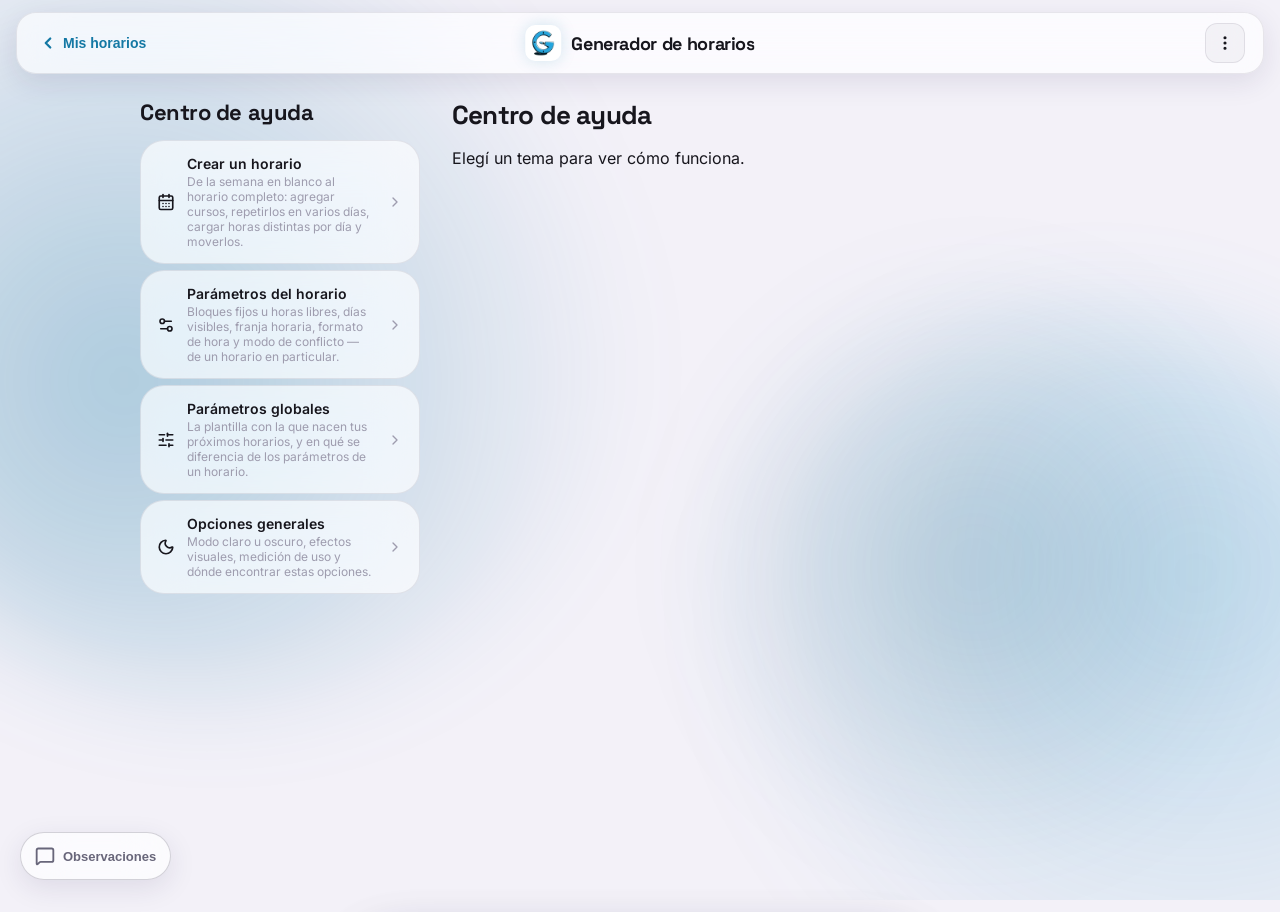
<file: ayuda/globales.html>
<!DOCTYPE html>
<html lang="es">
  <head>
    <meta http-equiv="Content-Security-Policy" content="default-src 'self'; script-src 'self' 'sha256-xD3SxXtFN6A+2Pjormh959vsVpxE6zh4vZ9rDoptjGE=' https://www.googletagmanager.com; style-src 'self' 'unsafe-inline'; img-src 'self' data: https://*.google-analytics.com https://www.googletagmanager.com; font-src 'self'; connect-src 'self' http://localhost:3000 https://*.google-analytics.com https://*.analytics.google.com https://www.googletagmanager.com; worker-src 'self'; manifest-src 'self'; object-src 'none'; base-uri 'self'; frame-ancestors 'none'; frame-src https://docs.google.com" />
    <meta charset="UTF-8" />
    <link rel="icon" href="/favicon.svg" type="image/svg+xml" />
    <meta name="viewport" content="width=device-width, initial-scale=1.0" />
    <!-- theme-color por esquema, coherente con el toggle data-mode de uiStore. -->
    <meta name="theme-color" media="(prefers-color-scheme: dark)" content="#08090C" />
    <meta name="theme-color" media="(prefers-color-scheme: light)" content="#F3F1F8" />
    <!-- iOS lee el ícono de acá, NO del manifest (ignora los íconos SVG). -->
    <link rel="apple-touch-icon" href="/apple-touch-icon-180x180.png" />
    <meta name="apple-mobile-web-app-capable" content="yes" />
    <meta name="apple-mobile-web-app-status-bar-style" content="black-translucent" />
    <meta name="apple-mobile-web-app-title" content="Generador de horarios" />
    <!-- Fuentes self-hosted (@font-face en style.css). Se precargan las del
         subset latin, que son las que se usan siempre. -->
    <link rel="preload" as="font" type="font/woff2" href="/fonts/space-grotesk-latin.woff2" crossorigin />
    <link rel="preload" as="font" type="font/woff2" href="/fonts/inter-latin.woff2" crossorigin />
    <!-- GA4 se carga diferido (lib/analytics.ts#loadGtag, requestIdleCallback),
         pero el DNS/TLS de Google Tag Manager conviene resolverlos ya: para
         cuando el idle callback dispare, la conexión ya está lista. -->
    <link rel="preconnect" href="https://www.googletagmanager.com" crossorigin />
    <!-- Sin JavaScript, el esqueleto de carga (`#shell`) sería una app fantasma
         que nunca termina de cargar, con la prosa de `#prerender` empujada
         abajo del fold — justo el escenario para el que existe `#prerender`.
         Apagarlo devuelve exactamente el comportamiento anterior. Un `<style>`
         dentro de `<noscript>` es válido en el `<head>`, y la CSP lo permite
         (`style-src 'self' 'unsafe-inline'`). -->
    <noscript><style>#shell{display:none}</style></noscript>

    <!--
      TODO EL BLOQUE ENTRE `seo:start` y `seo:end` LO REGENERA EL POSTBUILD.

      `tools/seo/emit-pages.mjs` lo reemplaza completo, en `index.html` y en cada
      página derivada, a partir de `src/lib/seoMeta.ts` — esa es la fuente de
      verdad del copy. Lo que hay acá abajo es el valor del home, y sirve de red
      por si alguien corre `vite build` sin el postbuild; si difiere de
      `seoMeta.ts`, gana `seoMeta.ts`.

      Los marcadores son comentarios y no atributos porque el reemplazo tiene que
      ser de un bloque entero: parchear tag por tag con regex es exactamente cómo
      se termina con un `og:description` del home en una página de ayuda.

      `https://generador-de-horarios.coldideas.com` lo sustituye Vite en el build (ver `.env`). Ninguna de
      estas URLs puede ser relativa: `og:image` relativa es la causa nº1 de
      tarjeta social sin imagen.
    -->
    <!-- seo:start -->
    <title>Parámetros globales · Ayuda — Generador de horarios</title>
    <meta name="description" content="La plantilla con la que nacen tus próximos horarios, y en qué se diferencia de los parámetros de un horario." />
    <link rel="canonical" href="https://generador-de-horarios.coldideas.com/ayuda/globales" />
    <meta name="robots" content="index,follow,max-image-preview:large" />
    <meta property="og:type" content="article" />
    <meta property="og:site_name" content="Generador de horarios" />
    <meta property="og:locale" content="es_LA" />
    <meta property="og:url" content="https://generador-de-horarios.coldideas.com/ayuda/globales" />
    <meta property="og:title" content="Parámetros globales" />
    <meta property="og:description" content="La plantilla con la que nacen tus próximos horarios, y en qué se diferencia de los parámetros de un horario." />
    <meta property="og:image" content="https://generador-de-horarios.coldideas.com/og-cover-v1.png" />
    <meta property="og:image:secure_url" content="https://generador-de-horarios.coldideas.com/og-cover-v1.png" />
    <meta property="og:image:type" content="image/png" />
    <meta property="og:image:width" content="1200" />
    <meta property="og:image:height" content="630" />
    <meta property="og:image:alt" content="Un horario semanal de clases con los cursos en bloques de color, en la app Generador de horarios." />
    <meta property="og:image" content="https://generador-de-horarios.coldideas.com/og-square-v1.png" />
    <meta property="og:image:type" content="image/png" />
    <meta property="og:image:width" content="1200" />
    <meta property="og:image:height" content="1200" />
    <meta name="twitter:card" content="summary_large_image" />
    <meta name="twitter:title" content="Parámetros globales" />
    <meta name="twitter:description" content="La plantilla con la que nacen tus próximos horarios, y en qué se diferencia de los parámetros de un horario." />
    <meta name="twitter:image" content="https://generador-de-horarios.coldideas.com/og-cover-v1.png" />
    <meta name="twitter:image:alt" content="Un horario semanal de clases con los cursos en bloques de color, en la app Generador de horarios." />
    <script type="application/ld+json">{"@context":"https://schema.org","@graph":[{"@type":"TechArticle","@id":"https://generador-de-horarios.coldideas.com/ayuda/globales#article","headline":"Parámetros globales","description":"La plantilla con la que nacen tus próximos horarios, y en qué se diferencia de los parámetros de un horario.","url":"https://generador-de-horarios.coldideas.com/ayuda/globales","inLanguage":"es","isPartOf":{"@type":"WebSite","name":"Generador de horarios","url":"https://generador-de-horarios.coldideas.com/"}},{"@type":"BreadcrumbList","itemListElement":[{"@type":"ListItem","position":1,"name":"Inicio","item":"https://generador-de-horarios.coldideas.com/"},{"@type":"ListItem","position":2,"name":"Ayuda","item":"https://generador-de-horarios.coldideas.com/ayuda"},{"@type":"ListItem","position":3,"name":"Parámetros globales","item":"https://generador-de-horarios.coldideas.com/ayuda/globales"}]}]}</script>
    <!-- seo:end -->
    <script type="module" crossorigin src="/assets/index-BoxUF3lb.js"></script>
    <link rel="modulepreload" crossorigin href="/assets/vendor-vue-Cn43xkxK.js">
    <link rel="modulepreload" crossorigin href="/assets/vendor-db-ACbkSzib.js">
    <link rel="modulepreload" crossorigin href="/assets/vendor-pdf-CoYM8iN5.js">
    <link rel="stylesheet" crossorigin href="/assets/index-BXmz9_Ep.css">
  <link rel="manifest" href="/manifest.webmanifest"></head>
  <body>
    <div id="app"></div>
    <!--
      Esqueleto de la app, horneado por el postbuild (`homeShellHtml` +
      `HomeSkeleton.vue`, solo en el home). Es lo que se ve entre "el CSS pintó"
      y "Vue montó" — el hueco más largo del arranque, porque el bundle pesa
      ~590 KB. Wireframe gris a propósito: cero texto, cero encabezados, cero
      imágenes. Es DECORACIÓN de carga, no contenido: por eso `aria-hidden`, y
      por eso nada acá compite con el `<h1>` indexable de `#prerender`.

      Hermano de `#prerender` y NO hijo suyo: `#prerender` está estilado como
      prosa (`max-width:70ch`), que es exactamente lo contrario de lo que
      necesita un shell a ancho completo. Los dos se esconden con la misma
      regla `#app:not(:empty) ~ …` de `style.css` (hermano GENERAL: con `+`
      bastaba meter un nodo en el medio para romperla en silencio).
    -->
    <div id="shell" aria-hidden="true"><!-- shell:start --><!-- shell:end --></div>
    <!--
      Contenido estático que hornea el postbuild (`#app:not(:empty) ~ #prerender`
      lo esconde en cuanto Vue monta, ver `style.css`). Es lo ÚNICO que ve un
      crawler que no ejecuta JavaScript, y lo primero que ve un humano con la red
      lenta. Va vacío en el fuente a propósito: el copy vive en `seoMeta.ts` y en
      `helpContent.ts`, duplicarlo acá sería una segunda fuente de verdad.

      Reemplaza al `<h1 class="sr-only">` que estaba acá: describía dos pantallas
      en una sola oración, se repetía en todas las rutas y DUPLICABA el `<h1>`
      que cada vista ya renderiza (`HomeView` "Mis horarios", `HelpView` el
      título del tema…).
    -->
    <div id="prerender"><!-- prerender:start --><h1>Parámetros globales</h1><p>La plantilla con la que nacen tus próximos horarios, y en qué se diferencia de los parámetros de un horario.</p><section id="plantilla"><h2>La plantilla de horarios nuevos</h2><p>Si todos tus horarios arrancan igual —mismos días, misma franja, lecciones de 50 minutos— no hace falta reconfigurarlos uno por uno: definí esos valores una vez y todos los horarios que crees después nacen así.</p><ol><li><strong>Tocá el menú «⋯» del extremo derecho de la barra superior</strong> Está en todas las pantallas de la app, siempre en el mismo lugar. Elegí «Config. de horarios nuevos».</li><li><strong>Ajustá los valores y tocá «Guardar»</strong> Son los mismos campos que los de un horario: cómo se colocan las clases (dos botones: bloques fijos u horas libres), días visibles, hora de inicio y fin, duración de lección, descanso, formato de hora y modo de conflicto.</li></ol><aside class="note note--tip">Si tus clases casi nunca entran en una grilla pareja, elegí «Horas libres» acá una sola vez: todos los horarios que crees después nacen así y no vas a necesitar el atajo del formulario de curso.</aside><aside class="note note--tip">Lo mismo con los días: si siempre llevás sábado, marcalo acá en «Días visibles» y todos tus horarios nuevos ya lo traen. La app también te lo ofrece sola, en el aviso, a partir de la segunda vez que agregás ese día desde el formulario de un curso.</aside><dl><dt>Config. de horarios nuevos</dt><dd><em>Barra superior · dentro del menú «⋯»</em> — Abre la configuración por defecto de los horarios nuevos.</dd><dt>Menú ⋯</dt><dd><em>Barra superior · extremo derecho, siempre</em> — Reúne las preferencias y acciones globales; es igual en todas las pantallas y tamaños.</dd></dl></section><section id="diferencia"><h2>En qué se diferencia de los parámetros de un horario</h2><p>Son dos paneles casi idénticos, pero con alcances distintos. La diferencia está en desde qué menú los abriste.</p><ul><li>Menú «⋯» de la BARRA SUPERIOR (parámetros globales) — es una plantilla. Solo afecta a los horarios que crees de ahora en adelante.</li><li>Menú «⋯» del EDITOR, junto al nombre del horario (parámetros del horario) — afecta a ese horario y solo a ese, ya mismo.</li></ul><aside class="note note--warning">Cambiar la plantilla NO toca los horarios que ya existen: siguen exactamente como estaban. Para modificar uno ya creado, abrilo y usá su menú «⋯» → «Configurar horario».</aside></section><section id="otros"><h2>Otros ajustes que valen para todo</h2><p>Hay dos ajustes más que se guardan en el dispositivo y valen para todos tus horarios, aunque no vivan en este panel:</p><ul><li>«Cómo se ven los bloques» (qué datos adicionales muestra cada bloque) — está al final del panel de parámetros de cualquier horario.</li><li>Modo claro/oscuro y efectos visuales — ver el manual «Opciones generales».</li></ul></section><!-- prerender:end --></div>
  </body>
</html>
</file>
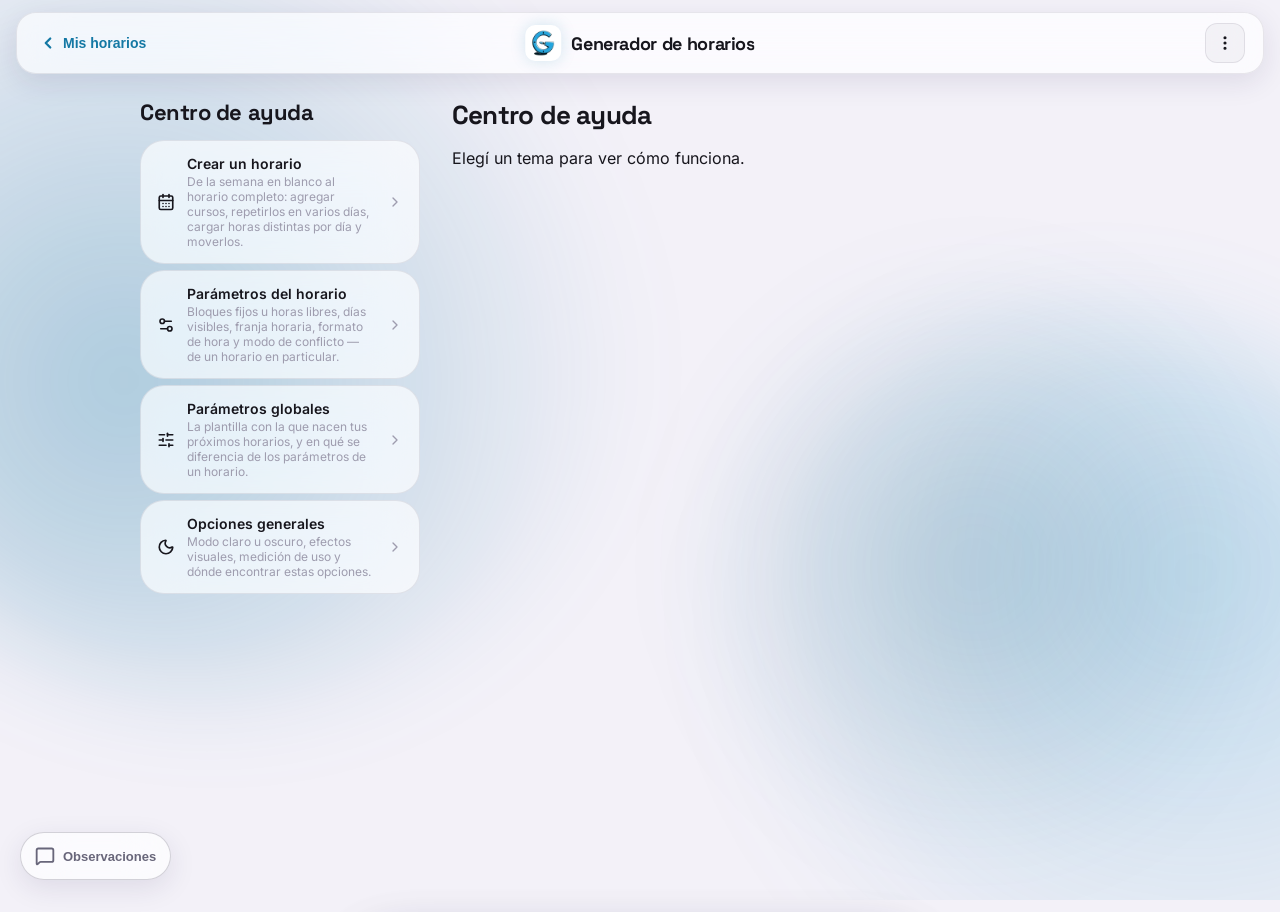
<file: ayuda/horario-params.html>
<!DOCTYPE html>
<html lang="es">
  <head>
    <meta http-equiv="Content-Security-Policy" content="default-src 'self'; script-src 'self' 'sha256-dNm1jYjSdrW436nrZqAD3CCQcp5dHqqN7cEvnw+TO3I=' https://www.googletagmanager.com; style-src 'self' 'unsafe-inline'; img-src 'self' data: https://*.google-analytics.com https://www.googletagmanager.com; font-src 'self'; connect-src 'self' http://localhost:3000 https://*.google-analytics.com https://*.analytics.google.com https://www.googletagmanager.com; worker-src 'self'; manifest-src 'self'; object-src 'none'; base-uri 'self'; frame-ancestors 'none'; frame-src https://docs.google.com" />
    <meta charset="UTF-8" />
    <link rel="icon" href="/favicon.svg" type="image/svg+xml" />
    <meta name="viewport" content="width=device-width, initial-scale=1.0" />
    <!-- theme-color por esquema, coherente con el toggle data-mode de uiStore. -->
    <meta name="theme-color" media="(prefers-color-scheme: dark)" content="#08090C" />
    <meta name="theme-color" media="(prefers-color-scheme: light)" content="#F3F1F8" />
    <!-- iOS lee el ícono de acá, NO del manifest (ignora los íconos SVG). -->
    <link rel="apple-touch-icon" href="/apple-touch-icon-180x180.png" />
    <meta name="apple-mobile-web-app-capable" content="yes" />
    <meta name="apple-mobile-web-app-status-bar-style" content="black-translucent" />
    <meta name="apple-mobile-web-app-title" content="Generador de horarios" />
    <!-- Fuentes self-hosted (@font-face en style.css). Se precargan las del
         subset latin, que son las que se usan siempre. -->
    <link rel="preload" as="font" type="font/woff2" href="/fonts/space-grotesk-latin.woff2" crossorigin />
    <link rel="preload" as="font" type="font/woff2" href="/fonts/inter-latin.woff2" crossorigin />
    <!-- GA4 se carga diferido (lib/analytics.ts#loadGtag, requestIdleCallback),
         pero el DNS/TLS de Google Tag Manager conviene resolverlos ya: para
         cuando el idle callback dispare, la conexión ya está lista. -->
    <link rel="preconnect" href="https://www.googletagmanager.com" crossorigin />
    <!-- Sin JavaScript, el esqueleto de carga (`#shell`) sería una app fantasma
         que nunca termina de cargar, con la prosa de `#prerender` empujada
         abajo del fold — justo el escenario para el que existe `#prerender`.
         Apagarlo devuelve exactamente el comportamiento anterior. Un `<style>`
         dentro de `<noscript>` es válido en el `<head>`, y la CSP lo permite
         (`style-src 'self' 'unsafe-inline'`). -->
    <noscript><style>#shell{display:none}</style></noscript>

    <!--
      TODO EL BLOQUE ENTRE `seo:start` y `seo:end` LO REGENERA EL POSTBUILD.

      `tools/seo/emit-pages.mjs` lo reemplaza completo, en `index.html` y en cada
      página derivada, a partir de `src/lib/seoMeta.ts` — esa es la fuente de
      verdad del copy. Lo que hay acá abajo es el valor del home, y sirve de red
      por si alguien corre `vite build` sin el postbuild; si difiere de
      `seoMeta.ts`, gana `seoMeta.ts`.

      Los marcadores son comentarios y no atributos porque el reemplazo tiene que
      ser de un bloque entero: parchear tag por tag con regex es exactamente cómo
      se termina con un `og:description` del home en una página de ayuda.

      `https://generador-de-horarios.coldideas.com` lo sustituye Vite en el build (ver `.env`). Ninguna de
      estas URLs puede ser relativa: `og:image` relativa es la causa nº1 de
      tarjeta social sin imagen.
    -->
    <!-- seo:start -->
    <title>Parámetros del horario · Ayuda — Generador de horarios</title>
    <meta name="description" content="Bloques fijos u horas libres, días visibles, franja horaria, formato de hora y modo de conflicto — de un horario en particular." />
    <link rel="canonical" href="https://generador-de-horarios.coldideas.com/ayuda/horario-params" />
    <meta name="robots" content="index,follow,max-image-preview:large" />
    <meta property="og:type" content="article" />
    <meta property="og:site_name" content="Generador de horarios" />
    <meta property="og:locale" content="es_LA" />
    <meta property="og:url" content="https://generador-de-horarios.coldideas.com/ayuda/horario-params" />
    <meta property="og:title" content="Parámetros del horario" />
    <meta property="og:description" content="Bloques fijos u horas libres, días visibles, franja horaria, formato de hora y modo de conflicto — de un horario en particular." />
    <meta property="og:image" content="https://generador-de-horarios.coldideas.com/og-cover-v1.png" />
    <meta property="og:image:secure_url" content="https://generador-de-horarios.coldideas.com/og-cover-v1.png" />
    <meta property="og:image:type" content="image/png" />
    <meta property="og:image:width" content="1200" />
    <meta property="og:image:height" content="630" />
    <meta property="og:image:alt" content="Un horario semanal de clases con los cursos en bloques de color, en la app Generador de horarios." />
    <meta property="og:image" content="https://generador-de-horarios.coldideas.com/og-square-v1.png" />
    <meta property="og:image:type" content="image/png" />
    <meta property="og:image:width" content="1200" />
    <meta property="og:image:height" content="1200" />
    <meta name="twitter:card" content="summary_large_image" />
    <meta name="twitter:title" content="Parámetros del horario" />
    <meta name="twitter:description" content="Bloques fijos u horas libres, días visibles, franja horaria, formato de hora y modo de conflicto — de un horario en particular." />
    <meta name="twitter:image" content="https://generador-de-horarios.coldideas.com/og-cover-v1.png" />
    <meta name="twitter:image:alt" content="Un horario semanal de clases con los cursos en bloques de color, en la app Generador de horarios." />
    <script type="application/ld+json">{"@context":"https://schema.org","@graph":[{"@type":"TechArticle","@id":"https://generador-de-horarios.coldideas.com/ayuda/horario-params#article","headline":"Parámetros del horario","description":"Bloques fijos u horas libres, días visibles, franja horaria, formato de hora y modo de conflicto — de un horario en particular.","url":"https://generador-de-horarios.coldideas.com/ayuda/horario-params","inLanguage":"es","isPartOf":{"@type":"WebSite","name":"Generador de horarios","url":"https://generador-de-horarios.coldideas.com/"}},{"@type":"BreadcrumbList","itemListElement":[{"@type":"ListItem","position":1,"name":"Inicio","item":"https://generador-de-horarios.coldideas.com/"},{"@type":"ListItem","position":2,"name":"Ayuda","item":"https://generador-de-horarios.coldideas.com/ayuda"},{"@type":"ListItem","position":3,"name":"Parámetros del horario","item":"https://generador-de-horarios.coldideas.com/ayuda/horario-params"}]}]}</script>
    <!-- seo:end -->
    <script type="module" crossorigin src="/assets/index-BoxUF3lb.js"></script>
    <link rel="modulepreload" crossorigin href="/assets/vendor-vue-Cn43xkxK.js">
    <link rel="modulepreload" crossorigin href="/assets/vendor-db-ACbkSzib.js">
    <link rel="modulepreload" crossorigin href="/assets/vendor-pdf-CoYM8iN5.js">
    <link rel="stylesheet" crossorigin href="/assets/index-BXmz9_Ep.css">
  <link rel="manifest" href="/manifest.webmanifest"></head>
  <body>
    <div id="app"></div>
    <!--
      Esqueleto de la app, horneado por el postbuild (`homeShellHtml` +
      `HomeSkeleton.vue`, solo en el home). Es lo que se ve entre "el CSS pintó"
      y "Vue montó" — el hueco más largo del arranque, porque el bundle pesa
      ~590 KB. Wireframe gris a propósito: cero texto, cero encabezados, cero
      imágenes. Es DECORACIÓN de carga, no contenido: por eso `aria-hidden`, y
      por eso nada acá compite con el `<h1>` indexable de `#prerender`.

      Hermano de `#prerender` y NO hijo suyo: `#prerender` está estilado como
      prosa (`max-width:70ch`), que es exactamente lo contrario de lo que
      necesita un shell a ancho completo. Los dos se esconden con la misma
      regla `#app:not(:empty) ~ …` de `style.css` (hermano GENERAL: con `+`
      bastaba meter un nodo en el medio para romperla en silencio).
    -->
    <div id="shell" aria-hidden="true"><!-- shell:start --><!-- shell:end --></div>
    <!--
      Contenido estático que hornea el postbuild (`#app:not(:empty) ~ #prerender`
      lo esconde en cuanto Vue monta, ver `style.css`). Es lo ÚNICO que ve un
      crawler que no ejecuta JavaScript, y lo primero que ve un humano con la red
      lenta. Va vacío en el fuente a propósito: el copy vive en `seoMeta.ts` y en
      `helpContent.ts`, duplicarlo acá sería una segunda fuente de verdad.

      Reemplaza al `<h1 class="sr-only">` que estaba acá: describía dos pantallas
      en una sola oración, se repetía en todas las rutas y DUPLICABA el `<h1>`
      que cada vista ya renderiza (`HomeView` "Mis horarios", `HelpView` el
      título del tema…).
    -->
    <div id="prerender"><!-- prerender:start --><h1>Parámetros del horario</h1><p>Bloques fijos u horas libres, días visibles, franja horaria, formato de hora y modo de conflicto — de un horario en particular.</p><section id="abrir"><h2>Cómo abrirlos</h2><ol><li><strong>Abrí el horario que querés ajustar</strong></li><li><strong>Tocá el menú «⋯» junto al nombre del horario</strong> Está a la derecha del título, ya dentro del editor. Elegí «Configurar horario»: se abre el panel «Configuración del horario».</li><li><strong>O, sin entrar al editor, desde Inicio</strong> El menú «⋯» de cada tarjeta de la pantalla de Inicio también trae «Configurar horario». Abre el mismo panel sin salir de la lista.</li><li><strong>Ajustá lo que necesites y tocá «Guardar»</strong> Mientras cambiás valores, abajo se te adelanta cuántos bloques por día va a tener la tabla.</li></ol><dl><dt>Configurar horario</dt><dd><em>Editor · menú «⋯» junto al nombre del horario · también en el «⋯» de cada tarjeta en Inicio</em> — Abre los parámetros DEL horario abierto.</dd></dl><aside class="note note--warning">Estos ajustes valen solo para el horario que tenés abierto. La configuración global (la plantilla de horarios nuevos) vive en el menú «⋯» de la barra superior: ver el manual «Parámetros globales».</aside></section><section id="modo"><h2>Bloques fijos u horas libres</h2><p>Es la primera decisión del panel, «Cómo se colocan las clases»: dos botones lado a lado, con el elegido resaltado. Conviene decidirlo antes que nada, porque cambia el resto de los campos. Elegí según cómo sean tus clases.</p><ul><li>En bloques fijos — la tabla es una grilla pareja de lecciones (por ejemplo 50 minutos con 10 de descanso) y cada clase ocupa una o varias lecciones enteras. Es lo mejor cuando todas tus clases siguen el mismo compás.</li><li>Horas libres — cada clase se pone con su hora exacta de inicio y de fin, al minuto. Una clase de 1:30 p.m. a 4:40 p.m. y otra de 7:50 a 9:20 conviven sin problema.</li></ul><ol><li><strong>Abrí «Configurar horario» desde el menú «⋯» del editor</strong></li><li><strong>En «Cómo se colocan las clases», tocá «Horas libres»</strong> Los campos de abajo cambian solos: la hora de inicio y de fin pasan a ser selectores libres, y el descanso desaparece —deja de tener sentido— para dar lugar a «Líneas de referencia».</li><li><strong>Tocá «Guardar»</strong> Las clases que ya tenías conservan su hora de reloj; no se corren.</li></ol><p>Atajo: también podés pasar a horas libres sin abrir este panel. Al agregar o editar un curso, debajo de la hora de inicio y de fin aparece «¿No aparece tu hora? · Usar horas libres» — un toque y el horario cambia de modo con el formulario todavía abierto y lo que llevabas escrito intacto. Al lado, «Cambiar la tabla» te trae acá sin perderlo tampoco.</p><p>En horas libres aparecen dos ajustes propios: «Líneas de referencia», cada cuánto se dibuja una línea horaria en la tabla (cada hora, por defecto), y «Ajuste al arrastrar», de a cuántos minutos se mueve un bloque cuando lo arrastrás o usás las flechas. Escribiendo la hora a mano podés poner cualquier minuto igual.</p><aside class="note note--warning">Volver a «bloques fijos» sí puede mover clases: las que no caigan justo en la grilla se estiran al bloque que ocupan. El panel te avisa cuántas se van a mover antes de guardar y podés cancelar. Ese camino de vuelta existe solo acá: desde el formulario de un curso se va hacia horas libres, no al revés (salvo el «Deshacer» del aviso, apenas cambiaste).</aside></section><section id="dias-horas"><h2>Días visibles y franja horaria</h2><p class="demo-caption">Días activos y duración de cada lección</p><ul><li>Días visibles — qué columnas se dibujan. Tocá cada día para activarlo o desactivarlo; siempre queda al menos uno. Para AGREGAR un día no hace falta entrar acá: en el formulario de un curso, los días que faltan aparecen punteados y se agregan de un toque. Para QUITARLO sí, porque borra las clases que tengas ese día.</li><li>Hora de inicio — dónde arranca el día en la tabla.</li><li>Hora de fin — dónde termina.</li></ul><p>En un horario de bloques fijos, los dos desplegables no son una lista suelta de horas: solo ofrecen valores en los que la jornada cierra JUSTO al terminar un bloque, calculados con la duración de la lección y el descanso. Al lado de cada hora ves cuántos bloques por día deja, así elegís por resultado y no a ciegas.</p><p>En un horario de horas libres no hay grilla que cerrar exacta: ahí cada hora se elige con el selector propio —una rueda de horas y otra de minutos, más un campo para escribirla— y podés poner cualquier minuto.</p><aside class="note note--tip">En bloques fijos, si cambiás la duración de la lección, el descanso o la hora de inicio, la hora de fin se corre sola al valor válido más cercano y el panel te avisa cuál quedó. Así nunca sobran minutos sueltos al final del día.</aside><aside class="note note--warning">Cuidado al recortar: si desactivás un día o achicás la franja horaria, los bloques de curso que queden fuera se eliminan del horario. El panel te avisa antes de guardar.</aside></section><section id="duracion"><h2>Duración de lección y descanso</h2><ul><li>Duración de cada lección — cuántos minutos dura una fila de la tabla (30, 45, 50, 60, 90 min…).</li><li>Descanso entre bloques — minutos muertos entre una lección y la siguiente. En 0 min las filas quedan pegadas.</li></ul><p>Los dos determinan cuántas filas entran en la franja horaria. El texto de abajo del panel te muestra el resultado antes de guardar: «Con estos valores la tabla tendrá 12 bloques por día».</p><aside class="note note--info">En un horario de horas libres el descanso no aparece, y la duración de la lección cambia de nombre: pasa a ser «Duración de un bloque nuevo», o sea cuánto dura la clase que se crea al tocar un hueco de la tabla. Podés cambiarle la hora después, como siempre.</aside></section><section id="formato"><h2>Formato de hora</h2><p>Elegí entre «24 horas» (14:00) y «12 horas am/pm» (2:00 p.m.). Cambia cómo se leen las horas en toda la tabla, en la vista Lista y en los selectores de hora del formulario de curso.</p></section><section id="conflicto"><h2>Cuando dos cursos chocan</h2><p>Define qué hace la app cuando un curso cae encima de otro. «Reacomodar al hueco más cercano» lo corre solo al espacio libre más próximo; «Permitir que se solapen (lado a lado)» los deja encimados, repartidos a lo ancho de la columna.</p><aside class="note note--info">Se puede cambiar cuando quieras: aplica de ahí en adelante, no reacomoda retroactivamente lo que ya está puesto.</aside></section><section id="bloques-look"><h2>Cómo se ven los bloques</h2><p>Al final del mismo panel podés elegir qué datos adicionales se dibujan dentro de cada bloque, además del nombre y la hora: Sigla, Grupo, Profesor, Aula, Créditos, Cupo y Notas.</p><ul><li>«Nunca» — los bloques muestran solo nombre y hora.</li><li>«Solo si el bloque tiene espacio» — aparecen únicamente en bloques de dos lecciones o más, para no amontonar texto.</li><li>«Siempre» — se muestran aunque el bloque sea chico.</li></ul><aside class="note note--info">La imagen que exportás (o copiás al portapapeles) muestra exactamente lo mismo que ves en la grilla: nombre, hora y los datos que hayas elegido acá.</aside><aside class="note note--warning">Esta sección se comporta distinta al resto del panel: se aplica al instante (no espera a «Guardar») y vale para TODOS tus horarios en este dispositivo, no solo para el que tenés abierto.</aside></section><!-- prerender:end --></div>
  </body>
</html>
</file>
<file: assets/index-BXmz9_Ep.css>
.course-name-input[data-v-360a837e]{position:relative}.course-name-input__input[data-v-360a837e]{width:100%;padding:14px 16px;border-radius:16px;border:1px solid var(--line);background:var(--glass-1);color:var(--ink);font-family:var(--font-body);font-size:15px;outline:none}.course-name-input__input[data-v-360a837e]:focus,.course-name-input__input.open[data-v-360a837e]{border-color:var(--accent);background:var(--glass-3);box-shadow:0 0 0 4px var(--accent-glow)}.course-name-input__name[data-v-360a837e]{flex:1;overflow:hidden;text-overflow:ellipsis;white-space:nowrap}.course-name-input__code[data-v-360a837e]{font-family:monospace;font-size:11px;color:var(--ink-3);white-space:nowrap}.course-name-input__badge[data-v-360a837e]{font-size:11px;color:var(--ink-3);white-space:nowrap}.feedback-frame[data-v-011f88c2]{display:block;border:0;margin:12px -20px 0;width:calc(100% + 40px);height:min(680px,70vh)}@media(min-width:600px){.feedback-frame[data-v-011f88c2]{margin:12px 0 0;width:100%}}.empty[data-v-011f88c2]{margin-top:12px}.savestatus[data-v-631d22d0]{display:inline-flex;align-items:center;gap:6px;font-size:12px;color:var(--ink-2)}.savestatus--error[data-v-631d22d0]{color:var(--danger)}.savestatus__label[data-v-631d22d0]{font-weight:600;color:var(--ink)}.savestatus--error .savestatus__label[data-v-631d22d0]{color:var(--danger)}.savestatus__detail[data-v-631d22d0]{color:var(--ink-3)}.savestatus__spin[data-v-631d22d0]{animation:savestatus-spin-631d22d0 1s linear infinite}@media(prefers-reduced-motion:reduce){.savestatus__spin[data-v-631d22d0]{animation:none}}@keyframes savestatus-spin-631d22d0{to{transform:rotate(360deg)}}.savestatus__retry[data-v-631d22d0]{border:none;background:transparent;color:var(--accent);font-weight:600;font-size:12px;cursor:pointer;padding:0;text-decoration:underline}@font-face{font-family:Space Grotesk;font-style:normal;font-weight:500 700;font-display:swap;src:url(/fonts/space-grotesk-latin.woff2) format("woff2");unicode-range:U+0000-00FF,U+0131,U+0152-0153,U+02BB-02BC,U+02C6,U+02DA,U+02DC,U+0304,U+0308,U+0329,U+2000-206F,U+20AC,U+2122,U+2191,U+2193,U+2212,U+2215,U+FEFF,U+FFFD}@font-face{font-family:Space Grotesk;font-style:normal;font-weight:500 700;font-display:swap;src:url(/fonts/space-grotesk-latin-ext.woff2) format("woff2");unicode-range:U+0100-02BA,U+02BD-02C5,U+02C7-02CC,U+02CE-02D7,U+02DD-02FF,U+0304,U+0308,U+0329,U+1D00-1DBF,U+1E00-1E9F,U+1EF2-1EFF,U+2020,U+20A0-20AB,U+20AD-20C0,U+2113,U+2C60-2C7F,U+A720-A7FF}@font-face{font-family:Inter;font-style:normal;font-weight:400 600;font-display:swap;src:url(/fonts/inter-latin.woff2) format("woff2");unicode-range:U+0000-00FF,U+0131,U+0152-0153,U+02BB-02BC,U+02C6,U+02DA,U+02DC,U+0304,U+0308,U+0329,U+2000-206F,U+20AC,U+2122,U+2191,U+2193,U+2212,U+2215,U+FEFF,U+FFFD}@font-face{font-family:Inter;font-style:normal;font-weight:400 600;font-display:swap;src:url(/fonts/inter-latin-ext.woff2) format("woff2");unicode-range:U+0100-02BA,U+02BD-02C5,U+02C7-02CC,U+02CE-02D7,U+02DD-02FF,U+0304,U+0308,U+0329,U+1D00-1DBF,U+1E00-1E9F,U+1EF2-1EFF,U+2020,U+20A0-20AB,U+20AD-20C0,U+2113,U+2C60-2C7F,U+A720-A7FF}:root{--radius-xl:32px;--radius-lg:24px;--radius-md:18px;--radius-sm:12px;--font-display:"Space Grotesk", sans-serif;--font-body:"Inter", sans-serif;--row-h:64px;--fx-bd-bar:blur(24px) saturate(180%);--fx-bd-panel:blur(24px) saturate(150%);--fx-bd-sheet:blur(30px) saturate(150%);--fx-bd-card:blur(24px);--fx-bd-menu:blur(24px) saturate(160%);--fx-bd-scrim:blur(10px);--fx-bd-block:blur(8px);--ease-out:cubic-bezier(.32,.72,0,1);--ease-spring:cubic-bezier(.175,.885,.32,1.4);--timecol-w:24px;--daycol-min:0px;scrollbar-width:thin;scrollbar-color:var(--accent) transparent}::-webkit-scrollbar{width:8px;height:8px}::-webkit-scrollbar-track{background:transparent}::-webkit-scrollbar-thumb{background:linear-gradient(180deg,var(--accent),var(--mint));border-radius:999px}::-webkit-scrollbar-thumb:hover{filter:brightness(1.12)}[data-mode=dark]{color-scheme:dark;--bg:#08090C;--surface:#17181F;--surface-2:#1F212A;--surface-low:#0D0E12;--surface-glass:rgba(23,24,31,.65);--ink:#F4F4F5;--ink-2:#A1A1AA;--ink-3:#52525B;--line:rgba(255,255,255,.08);--line-bright:rgba(255,255,255,.15);--accent:#25A6DF;--accent-glow:rgba(37,166,223,.3);--mint:#A6D3E7;--glow-1:rgba(37,166,223,.22);--glow-2:rgba(90,185,227,.16);--glow-3:rgba(26,131,178,.14);--glass-1:rgba(255,255,255,.03);--glass-2:rgba(255,255,255,.05);--glass-3:rgba(255,255,255,.08);--glass-4:rgba(255,255,255,.1);--shadow:0 8px 32px rgba(0,0,0,.4);--shadow-card-hover:0 20px 40px rgba(0,0,0,.5), inset 0 0 12px rgba(255,255,255,.05);--shadow-sheet:0 24px 64px rgba(0,0,0,.6);--scrim:rgba(0,0,0,.8);--danger:#FF5C7C;--danger-line:rgba(255,92,124,.4);--danger-bg:rgba(255,92,124,.05);--block-bg-mix:25%;--block-border-mix:80%;--swatch-picked-border:#fff;--swatch-picked-glow:rgba(255,255,255,.3);--on-accent:#000}[data-mode=light]{color-scheme:light;--bg:#F3F1F8;--surface:#FFFFFF;--surface-2:#ECE9F3;--surface-low:#E6E2EF;--surface-glass:rgba(255,255,255,.68);--ink:#17161D;--ink-2:#68667A;--ink-3:#9E9CAE;--line:rgba(23,20,45,.09);--line-bright:rgba(23,20,45,.18);--accent:#1478A4;--accent-glow:rgba(20,120,164,.18);--mint:#0B425B;--glow-1:rgba(20,120,164,.32);--glow-2:rgba(30,151,205,.24);--glow-3:rgba(18,89,120,.2);--glass-1:rgba(23,20,45,.035);--glass-2:rgba(23,20,45,.05);--glass-3:rgba(23,20,45,.07);--glass-4:rgba(23,20,45,.09);--shadow:0 8px 28px rgba(40,30,80,.1);--shadow-card-hover:0 16px 32px rgba(40,30,80,.14), inset 0 0 0 1px rgba(23,20,45,.02);--shadow-sheet:0 20px 56px rgba(40,30,80,.18);--scrim:rgba(30,25,55,.35);--danger:#E23F63;--danger-line:rgba(226,63,99,.35);--danger-bg:rgba(226,63,99,.06);--block-bg-mix:85%;--block-border-mix:100%;--swatch-picked-border:#17161D;--swatch-picked-glow:rgba(23,20,45,.22);--on-accent:#fff}html:not([data-mode]){color-scheme:light;--bg:#F3F1F8;--surface:#FFFFFF;--surface-low:#E6E2EF;--surface-glass:rgba(255,255,255,.68);--ink:#17161D;--ink-2:#68667A;--line:rgba(23,20,45,.09);--glass-1:rgba(23,20,45,.035);--glass-3:rgba(23,20,45,.07);--glass-4:rgba(23,20,45,.09);--shadow:0 8px 28px rgba(40,30,80,.1)}@media(prefers-color-scheme:dark){html:not([data-mode]){color-scheme:dark;--bg:#08090C;--surface:#17181F;--surface-low:#0D0E12;--surface-glass:rgba(23,24,31,.65);--ink:#F4F4F5;--ink-2:#A1A1AA;--line:rgba(255,255,255,.08);--glass-1:rgba(255,255,255,.03);--glass-3:rgba(255,255,255,.08);--glass-4:rgba(255,255,255,.1);--shadow:0 8px 32px rgba(0,0,0,.4)}}html[data-fx-blur=off]{--fx-bd-bar:none;--fx-bd-panel:none;--fx-bd-sheet:none;--fx-bd-card:none;--fx-bd-menu:none;--fx-bd-scrim:none;--fx-bd-block:none;--surface-glass:var(--surface-2);--block-bg-mix:100%}html[data-fx-blur=off] .action-menu__panel{background:var(--surface-2)}*{box-sizing:border-box;-webkit-tap-highlight-color:transparent}html{background:var(--bg);min-height:100vh;transition:background-color .3s}body{margin:0;color:var(--ink);font-family:var(--font-body);min-height:100vh;padding-bottom:100px;transition:color .3s}.bg-aura{position:fixed;top:0;right:0;bottom:0;left:0;z-index:-1;overflow:hidden;pointer-events:none}.bg-aura__blob{position:absolute;border-radius:50%;filter:blur(20px);will-change:transform,opacity}.bg-aura__blob--a{top:-15%;left:-15%;width:65vmax;height:65vmax;background:radial-gradient(circle at 38% 62% in oklch,var(--glow-1) 0%,transparent 70%);animation:bg-drift-a 26s ease-in-out infinite}.bg-aura__blob--b{bottom:-20%;right:-15%;width:60vmax;height:60vmax;background:radial-gradient(circle at 64% 34% in oklch,var(--glow-2) 0%,transparent 70%);animation:bg-drift-b 22s ease-in-out infinite;animation-delay:-9s}.bg-aura__blob--c{top:30%;left:55%;width:46vmax;height:46vmax;background:radial-gradient(circle at 46% 50% in oklch,var(--glow-3) 0%,transparent 70%);animation:bg-drift-c 30s ease-in-out infinite;animation-delay:-14s}.bg-aura.paused .bg-aura__blob{display:none}@media(min-width:768px){.bg-aura__blob{filter:blur(48px)}}@keyframes bg-drift-a{0%{transform:translate(0) rotate(0) scale(1);opacity:1}25%{transform:translate(18%,11%) rotate(10deg) scale(1.14,.9);opacity:.9}50%{transform:translate(7%,22%) rotate(-7deg) scale(.92,1.12);opacity:1}75%{transform:translate(-16%,9%) rotate(8deg) scale(1.08,.94);opacity:.88}to{transform:translate(0) rotate(0) scale(1);opacity:1}}@keyframes bg-drift-b{0%{transform:translate(0) rotate(0) scale(1);opacity:1}30%{transform:translate(-15%,-13%) rotate(-11deg) scale(1.12,.91);opacity:.86}60%{transform:translate(8%,-6%) rotate(7deg) scale(.9,1.13);opacity:1}85%{transform:translate(14%,10%) rotate(-6deg) scale(1.06,.95);opacity:.92}to{transform:translate(0) rotate(0) scale(1);opacity:1}}@keyframes bg-drift-c{0%{transform:translate(0) rotate(0) scale(1);opacity:.85}35%{transform:translate(-17%,12%) rotate(12deg) scale(1.16,.88);opacity:1}65%{transform:translate(10%,-16%) rotate(-9deg) scale(.88,1.15);opacity:.78}to{transform:translate(0) rotate(0) scale(1);opacity:.85}}.app{max-width:1040px;margin:0 auto;padding:0 20px}.app--wide{max-width:1320px}.topbar{position:sticky;top:12px;z-index:100;display:flex;align-items:center;justify-content:space-between;padding:10px 18px;margin:12px 16px 24px;-webkit-backdrop-filter:var(--fx-bd-bar);backdrop-filter:var(--fx-bd-bar);background:var(--surface-glass);border:1px solid var(--line);border-radius:20px;box-shadow:var(--shadow)}.topbar__left{display:flex;align-items:center;gap:8px;min-width:0;flex:0 0 auto}.brand{position:absolute;left:50%;top:50%;transform:translate(-50%,-50%);display:flex;align-items:center;gap:10px;min-width:0;max-width:min(58vw,280px)}.brand__mark{flex:0 0 auto;width:36px;height:36px;border-radius:10px;padding:4px;background:#fff;display:flex;align-items:center;justify-content:center;box-shadow:0 0 15px var(--accent-glow);cursor:pointer}.brand__logo{width:100%;height:100%;object-fit:contain;display:block}.brand__name{font-family:var(--font-display);font-weight:700;font-size:16px;letter-spacing:-.02em;white-space:nowrap;overflow:hidden;text-overflow:ellipsis}.topbar__actions{display:flex;gap:8px;flex:0 0 auto}.icon-btn{width:40px;height:40px;border-radius:12px;border:1px solid var(--line);background:var(--glass-1);display:flex;align-items:center;justify-content:center;cursor:pointer;color:var(--ink)}.icon-btn svg{width:18px;height:18px}.icon-btn.active,.icon-btn--accent{color:var(--accent);border-color:var(--accent);background:var(--accent-glow)}.origin-badge{display:inline-flex;align-items:center;justify-content:center;width:18px;height:18px;border-radius:6px;vertical-align:middle;flex:none}.origin-badge svg{width:12px;height:12px}.origin-badge--cloud{color:var(--accent);background:var(--accent-glow)}.origin-badge--local{color:var(--ink-2);background:var(--glass-2);border:1px solid var(--line)}.action-menu__panel{background:var(--glass-1);-webkit-backdrop-filter:var(--fx-bd-bar);backdrop-filter:var(--fx-bd-bar);border:1px solid var(--line);border-radius:var(--radius-md);box-shadow:var(--shadow-sheet);padding:6px;display:flex;flex-direction:column;gap:2px;z-index:200}.action-menu__item{display:flex;align-items:center;gap:10px;min-height:44px;padding:10px 12px;border:none;border-radius:var(--radius-sm);background:transparent;color:var(--ink);font-family:var(--font-body);font-weight:600;font-size:13px;text-align:left;cursor:pointer}.action-menu__item svg{flex:0 0 auto}.action-menu__item:hover:not(:disabled){background:var(--glass-3)}.action-menu__item.active{color:var(--accent)}.action-menu__item--danger{color:var(--danger)}.action-menu__item--danger:hover:not(:disabled){background:var(--danger-bg)}.action-menu__item:disabled{opacity:.5;cursor:not-allowed}.action-menu__sep{height:1px;background:var(--line);margin:4px 6px;flex:none}.action-menu__check{margin-left:auto;color:var(--accent)}.netstatus{display:flex;align-items:center;justify-content:center;gap:6px;height:40px;min-width:40px;padding:0 10px;border-radius:12px;border:1px solid var(--line);background:var(--glass-1);font-size:12px;font-weight:600;white-space:nowrap;flex:0 0 auto}.netstatus__label{display:none}.netstatus--offline{color:var(--ink-2)}.netstatus--error{color:var(--danger);border-color:var(--danger-line);background:var(--danger-bg)}.netstatus--syncing{color:var(--accent)}.netstatus__spin{animation:netstatus-spin 1.1s linear infinite}@keyframes netstatus-spin{to{transform:rotate(360deg)}}@media(prefers-reduced-motion:reduce){.netstatus__spin{animation:none}}@media(min-width:768px){.netstatus__label{display:inline}}.back-btn{display:flex;align-items:center;justify-content:center;gap:6px;width:40px;height:40px;padding:0;border:none;border-radius:12px;background:none;color:var(--accent);font-weight:600;font-size:14px;cursor:pointer;flex:0 0 auto}.back-btn svg{width:18px;height:18px}.back-btn__label{display:none}@media(min-width:768px){.brand__name{font-size:18px}.back-btn{width:auto;height:auto;justify-content:flex-start;padding:8px 4px}.back-btn__label{display:inline}}.editor-head{padding:12px 0 0}.editor-head__bar{display:flex;align-items:center;gap:6px;min-width:0}.editor-head__bar .editor-head__name--static{white-space:nowrap;overflow:hidden;text-overflow:ellipsis;min-width:0;flex:0 1 auto}.editor-head__namewrap{min-width:0;flex:0 1 auto}.editor-head__tools{display:flex;align-items:center;gap:8px;margin-left:auto;flex:0 0 auto}.editor-head__row{display:flex;align-items:center;gap:6px;margin:0 0 4px -8px}.editor-head__row:last-of-type{margin-bottom:0}.editor-head__row--clickable{cursor:pointer;align-items:flex-start}.fit-input{display:inline-grid;max-width:100%;overflow:hidden}.fit-input:after{content:attr(data-value) " ";visibility:hidden;white-space:pre;grid-area:1/1}.fit-input>input{width:100%;grid-area:1/1;min-width:0}.editor-head__name{font-family:var(--font-display);font-size:22px;font-weight:700;letter-spacing:-.02em;color:var(--ink);background:transparent;border:1px solid transparent;border-radius:10px;padding:4px 8px}.editor-head__description{font-family:var(--font-body);font-size:13px;color:var(--ink-2);background:transparent;border:1px solid transparent;border-radius:8px;padding:3px 8px}input.editor-head__name:focus,input.editor-head__description:focus{outline:none;border-color:var(--accent);background:var(--glass-1);box-shadow:0 0 0 4px var(--accent-glow)}input.editor-head__name::placeholder,input.editor-head__description::placeholder{color:var(--ink-3)}.editor-head__name--static{margin:0 0 2px;padding:4px 0}.editor-head__description--static{margin:0;padding:3px 0;flex:1 1 auto;min-width:0;overflow-wrap:break-word;word-break:break-word}.editor-head__pencil{color:var(--ink-3);opacity:.55;flex:0 0 auto}.editor-head__row:focus-within .editor-head__pencil{display:none}.editor-head__meta{display:flex;flex-wrap:wrap;gap:8px;align-items:center;margin:8px 0 12px}.editor-head__badge{display:inline-block;padding:4px 10px;border-radius:999px;border:1px solid var(--line);background:var(--glass-1);color:var(--ink-3);font-size:11px;font-weight:700;letter-spacing:.04em;text-transform:uppercase}.statchip{display:inline-flex;align-items:center;gap:5px;padding:4px 10px;border-radius:999px;border:1px solid var(--line);background:var(--glass-2);color:var(--ink-2);font-size:12px}.statchip svg{color:var(--ink-3);flex:0 0 auto}@media(min-width:768px){.editor-head__name{font-size:26px}}.toolbar{display:flex;align-items:center;justify-content:space-between;padding:12px 0;gap:16px;margin-bottom:12px;flex-wrap:wrap}.segmented{display:flex;background:var(--glass-2);border-radius:14px;padding:4px;border:1px solid var(--line)}.segmented button{border:none;background:transparent;padding:10px 12px;border-radius:10px;font-family:var(--font-body);font-weight:600;font-size:13px;color:var(--ink-2);cursor:pointer;display:flex;align-items:center;gap:8px}.segmented button.active{background:var(--accent);color:var(--on-accent);box-shadow:0 4px 12px var(--accent-glow)}.segmented svg{width:16px;height:16px}.segmented__label{display:none}@media(min-width:768px){.segmented button{padding:10px 18px}.segmented__label{display:inline}}.toolbar__hint{font-size:12px;color:var(--ink-3);font-style:italic}.kbd{display:none;font-family:inherit;font-size:11px;font-weight:600;padding:2px 6px;border-radius:var(--radius-sm);border:1px solid var(--line);background:var(--glass-2);color:var(--ink-2);line-height:1.4}.gridwrap{overflow-x:hidden;padding:2px;border-radius:var(--radius-xl);background:var(--glass-1);border:1px solid var(--line)}.weekgrid{display:grid;gap:1px;padding:2px;container-type:inline-size}.editor-grid-bleed{margin:0 -20px}@media(min-width:768px){.editor-grid-bleed{margin:0}}.quickbar{display:flex;flex-direction:column;gap:8px;margin:0 0 10px;padding:8px 10px;border:1px solid var(--line);border-radius:var(--radius-lg);background:var(--surface-glass);-webkit-backdrop-filter:var(--fx-bd-panel);backdrop-filter:var(--fx-bd-panel)}.quickbar__fields{display:flex;align-items:center;gap:10px;min-width:0;flex-wrap:wrap}.quickbar__name{flex:1 1 180px;min-width:140px}.quickbar__times{display:flex;gap:6px;flex:1 1 210px;min-width:170px}.quickbar__times>*{flex:1;min-width:0}.quickbar__add{flex:0 0 auto;min-height:38px;padding:9px 14px}.quickbar__linkrow{display:flex;justify-content:center}.quickbar__more{flex:0 0 auto;border:none;background:none;padding:6px 4px;color:var(--ink-3);font-size:12px;font-weight:600;cursor:pointer;white-space:nowrap}.quickbar__more:hover,.quickbar__more:focus-visible{color:var(--accent)}.daypicker--compact{gap:3px;margin-bottom:0;flex-wrap:nowrap;flex:0 0 auto}.daypicker--compact .daychip{width:34px;height:38px;border-radius:9px;gap:0}.daypicker--compact .daychip__code{font-size:12px}.daypicker--compact .daychip__short{font-size:7px}.quickbar .combobox__trigger{padding:9px 10px;font-size:13px;border-radius:10px}.quickbar .course-name-input__input{padding:9px 12px;font-size:14px;border-radius:10px}.quickbar .colorpicker__trigger{width:auto;padding:5px;border-radius:10px;gap:0}.quickbar .colorpicker__label,.quickbar .colorpicker__trigger .combobox__chevron{display:none}.quickbar .colorpicker__preview{width:26px;height:26px}.weekgrid>*{--col-w:calc((100cqi - var(--timecol-w)) / var(--days, 5))}.ghead{padding:clamp(4px,calc(var(--row-h) * .1),12px) 4px;text-align:center;font-family:var(--font-display);font-weight:700;color:var(--ink-2);background:var(--glass-2);border-radius:12px;text-transform:uppercase;letter-spacing:.06em}.ghead:first-child{background:transparent}.ghead__code{display:block;font-size:clamp(10px,min(calc(var(--row-h) * .4),calc(var(--col-w, 999px) * .13)),15px);letter-spacing:.01em}.ghead__short{display:block;font-size:clamp(7px,min(calc(var(--row-h) * .26),calc(var(--col-w, 999px) * .085)),11px);opacity:.7;letter-spacing:.04em;margin-top:1px}.timecol{position:relative;grid-column:1;grid-row:2}.timecol .tick{position:absolute;left:0;right:0;text-align:center;font-weight:600;color:var(--ink-3);transform:translateY(-50%);font-variant-numeric:tabular-nums;white-space:nowrap;display:flex;flex-direction:column;align-items:center;justify-content:center;line-height:1.05;gap:1px}.timecol .tick__line{font-size:clamp(8px,min(calc(var(--row-h) * .2),calc(var(--timecol-w) * .5)),12px)}@media(min-width:768px){.timecol .tick{flex-direction:row;align-items:baseline;gap:0}.timecol .tick__line{font-size:clamp(8px,min(calc(var(--row-h) * .32),calc(var(--timecol-w) * .26)),14px)}.timecol .tick__line:not(:last-child):after{content:":"}}.daycol{border-radius:14px;background:repeating-linear-gradient(to bottom,transparent,transparent calc(var(--row-h) - 1px),var(--glass-2) calc(var(--row-h) - 1px),var(--glass-2) var(--row-h));background-position:0 var(--row-offset, 0px)}.gridwrap--virtual .daycol{position:relative}.ghost-cell{position:absolute;left:3px;right:3px;top:calc(var(--row-h) * var(--i) + 2px);height:calc(var(--row-h) - 4px);border-radius:8px;background:var(--ink);opacity:.015;animation:ghost-flicker var(--dur, 6s) ease-in-out var(--delay, 0s) infinite alternate;pointer-events:none}@keyframes ghost-flicker{0%{opacity:.015}to{opacity:var(--o-max, .08)}}@media(min-width:768px){:root{--timecol-w:52px;--row-h:76px}}.blocks-layer{grid-column:2 / -1;grid-row:2;position:relative;pointer-events:none}.blocks-layer .block{pointer-events:auto}.block{position:absolute;border-radius:12px;overflow:hidden;padding:clamp(3px,calc(var(--row-h) * .07),8px) clamp(5px,calc(var(--row-h) * .11),10px);cursor:grab;touch-action:none;-webkit-user-select:none;user-select:none;-webkit-backdrop-filter:var(--fx-bd-block);backdrop-filter:var(--fx-bd-block);background:color-mix(in srgb,var(--course-color, var(--accent)) var(--block-bg-mix),transparent);border:1px solid color-mix(in srgb,var(--course-color, var(--accent)) var(--block-border-mix),transparent)}.block.dragging{cursor:grabbing;z-index:100;transform:scale(1.05);box-shadow:0 10px 30px var(--course-glow, var(--accent-glow))}.block__title{font-size:clamp(9px,min(calc(var(--block-h, 60px) * .3),calc(var(--col-w, 999px) * var(--lane-frac, 1) * .2)),var(--block-title-max, 13px));font-weight:700;color:var(--course-text,#fff);line-height:1.15;letter-spacing:-.01em;outline:none;word-break:normal;overflow-wrap:break-word;-webkit-hyphens:manual;hyphens:manual;display:-webkit-box;-webkit-box-orient:vertical;-webkit-line-clamp:var(--title-lines, 2);overflow:hidden}.block__time{font-size:clamp(7px,min(calc(var(--block-h, 60px) * .15),calc(var(--col-w, 999px) * var(--lane-frac, 1) * .11)),11px);color:color-mix(in srgb,var(--course-text,#fff) 70%,transparent);margin-top:1px;font-weight:500;font-variant-numeric:tabular-nums;line-height:1.2;white-space:nowrap;overflow:hidden;text-overflow:ellipsis}.block__meta{font-size:clamp(7px,min(calc(var(--block-h, 60px) * .14),calc(var(--col-w, 999px) * var(--lane-frac, 1) * .095)),11px);color:color-mix(in srgb,var(--course-text,#fff) 65%,transparent);margin-top:0;line-height:1.2;overflow:hidden;text-overflow:ellipsis;white-space:nowrap}.weekgrid--compact .ghead{padding:5px 3px}.block--dense{padding:2px 5px;border-radius:10px}.block--dense .block__title{font-size:clamp(9px,min(calc(var(--block-h, 40px) * .4),calc(var(--col-w, 999px) * var(--lane-frac, 1) * .22)),var(--block-title-dense-max, 14px));line-height:1.08}.block--dense .block__time,.block--dense .block__meta{display:none}.handle{position:absolute;left:0;right:0;height:10px;cursor:ns-resize;touch-action:none;z-index:2}.handle.top{top:0}.handle.bottom{bottom:0}.handle:after{content:"";position:absolute;left:50%;top:50%;width:18px;height:3px;background:#fff9;border-radius:3px;transform:translate(-50%,-50%);opacity:0}.block:hover .handle:after{opacity:1}.daytabs{display:flex;gap:8px;overflow-x:auto;padding:4px 4px 20px}.daytab{flex:0 0 auto;padding:12px 22px;border-radius:16px;border:1px solid var(--line);background:var(--glass-1);font-weight:600;font-size:14px;color:var(--ink-2);cursor:pointer}.daytab__code{font-weight:800;margin-right:6px;opacity:.7}.daytab.active{background:var(--accent);color:var(--on-accent);border-color:var(--accent);box-shadow:0 4px 15px var(--accent-glow)}.timeline{padding:0 4px;display:flex;flex-direction:column;gap:9px}.course-card{background:var(--surface-glass);-webkit-backdrop-filter:var(--fx-bd-card);backdrop-filter:var(--fx-bd-card);border:1px solid var(--line);border-radius:var(--radius-md);padding:18px 22px;box-shadow:var(--shadow);border-left:8px solid var(--tag,var(--accent));cursor:pointer;display:flex;justify-content:space-between;align-items:center;gap:12px}.course-card:hover{border-color:var(--line-bright);transform:translate(6px)}.course-card__top{display:flex;flex-direction:column;gap:6px}.course-card__title{font-family:var(--font-display);font-weight:700;font-size:16px}.course-card__time{font-family:var(--font-display);font-weight:700;color:var(--accent);font-size:13px;font-variant-numeric:tabular-nums;white-space:nowrap}.course-card__meta{font-size:12px;color:var(--ink-2)}.course-card__submeta{font-size:12px;color:var(--ink-3)}.course-hole{width:100%;padding:14px 22px;border-radius:var(--radius-md);border:1px dashed var(--line);background:transparent;color:var(--ink-3);font-size:13px;font-weight:600;text-align:left;cursor:pointer;font-variant-numeric:tabular-nums}.course-hole:hover{border-color:var(--line-bright);color:var(--ink-2)}.empty{color:var(--ink-3);font-size:13px;padding:40px 20px;text-align:center;border:1px dashed var(--line);border-radius:var(--radius-lg)}.fab{position:fixed;right:24px;bottom:calc(24px + env(safe-area-inset-bottom));z-index:90;width:64px;height:64px;border-radius:22px;border:none;background:linear-gradient(135deg,var(--accent),var(--mint));color:var(--on-accent);box-shadow:0 16px 40px var(--accent-glow);display:flex;align-items:center;justify-content:center;cursor:pointer}.fab:hover{transform:scale(1.1) rotate(5deg)}.fab svg{width:26px;height:26px}@media(min-width:768px){body:has(.editor-page){padding-bottom:72px}}.feedback-bubble{position:fixed;left:20px;bottom:calc(20px + env(safe-area-inset-bottom));z-index:90;display:inline-flex;align-items:center;justify-content:center;gap:8px;min-width:48px;min-height:48px;padding:0 14px;border-radius:999px;background:var(--surface-glass);-webkit-backdrop-filter:var(--fx-bd-panel);backdrop-filter:var(--fx-bd-panel);border:1px solid var(--line-bright);color:var(--ink-2);font-size:13px;font-weight:600;cursor:pointer;box-shadow:var(--shadow);transition:color .2s ease,border-color .2s ease,transform .2s var(--ease-out)}.feedback-bubble:hover{color:var(--ink);border-color:var(--accent);transform:translateY(-2px)}.feedback-bubble__label{display:none}@media(min-width:600px){.feedback-bubble__label{display:inline}}.sheet-backdrop{position:fixed;top:0;right:0;bottom:0;left:0;background:var(--scrim);-webkit-backdrop-filter:var(--fx-bd-scrim);backdrop-filter:var(--fx-bd-scrim);z-index:200;opacity:0;pointer-events:none;transition:opacity .4s ease}.sheet-backdrop.open{opacity:1;pointer-events:auto}.sheet{position:fixed;left:20px;right:20px;bottom:calc(20px + env(safe-area-inset-bottom));z-index:201;background:var(--surface-glass);-webkit-backdrop-filter:var(--fx-bd-sheet);backdrop-filter:var(--fx-bd-sheet);border:1px solid var(--line-bright);border-radius:var(--radius-xl);padding:16px 20px 0;max-width:560px;margin:0 auto;transform:translateY(120%);transition:transform .5s var(--ease-out);max-height:88vh;overflow-y:auto;box-shadow:var(--shadow-sheet)}.sheet.open{transform:translateY(0)}.sheet__handle{width:36px;height:4px;border-radius:2px;background:var(--ink-3);margin:0 auto 12px;opacity:.5}.confirm-backdrop{position:fixed;top:0;right:0;bottom:0;left:0;z-index:230;background:var(--scrim);-webkit-backdrop-filter:var(--fx-bd-scrim);backdrop-filter:var(--fx-bd-scrim);display:flex;align-items:center;justify-content:center;padding:20px}.confirm-card{width:100%;max-width:400px;background:var(--surface-glass);-webkit-backdrop-filter:var(--fx-bd-sheet);backdrop-filter:var(--fx-bd-sheet);border:1px solid var(--line-bright);border-radius:var(--radius-xl);padding:26px 26px 24px;box-shadow:var(--shadow-sheet)}.confirm-card h2{font-family:var(--font-display);font-size:19px;font-weight:700;margin:0 0 8px}.confirm-card p{font-size:14px;color:var(--ink-2);line-height:1.5;margin:0 0 22px}.confirm-choices{display:flex;flex-direction:column;gap:10px}.confirm-choices .btn{flex:none;width:100%;min-height:48px;flex-direction:column;align-items:flex-start;justify-content:center;gap:2px;padding:12px 16px;text-align:left}.confirm-choice__detail{font-size:13px;font-weight:400;color:var(--ink-2);line-height:1.4}.confirm-choices .btn.primary .confirm-choice__detail{color:var(--on-accent);opacity:.8}.confirm-choices .btn.danger .confirm-choice__detail{color:var(--danger);opacity:.85}.confirm-fade-enter-active .confirm-card,.confirm-fade-leave-active .confirm-card{transition:transform .28s var(--ease-out),opacity .28s ease}.confirm-fade-enter-active{transition:opacity .28s ease}.confirm-fade-leave-active{transition:opacity .2s ease}.confirm-fade-enter-from,.confirm-fade-leave-to{opacity:0}.confirm-fade-enter-from .confirm-card{transform:scale(.92);opacity:0}.confirm-fade-leave-to .confirm-card{transform:scale(.96);opacity:0}.sheet h2{font-family:var(--font-display);font-size:19px;font-weight:700;margin:0 0 10px}.sheet p.hint{font-size:13px;color:var(--ink-2);margin:0 0 16px}.sheet__divider{border:none;border-top:1px solid var(--line);margin:8px 0 20px}.sheet__subtitle{font-family:var(--font-display);font-size:15px;font-weight:700;margin:0 0 4px}.field{margin-bottom:14px}.field label{display:block;font-size:11px;font-weight:700;color:var(--ink-2);margin-bottom:6px;text-transform:uppercase;letter-spacing:.08em}.field input[type=text],.field input[type=number],.field input[type=time],.field input[type=password],.field input[type=email],.field select,.field textarea{width:100%;padding:11px 14px;border-radius:14px;border:1px solid var(--line);background:var(--glass-1);color:var(--ink);font-family:var(--font-body);font-size:15px;outline:none}.field textarea{resize:vertical;min-height:60px;font-family:var(--font-body)}.field input:focus,.field select:focus,.field textarea:focus{border-color:var(--accent);background:var(--glass-3);box-shadow:0 0 0 4px var(--accent-glow)}.field input[aria-invalid=true]{border-color:var(--danger-line)}.field__error{margin:8px 0 0;font-size:13px;color:var(--danger)}.combobox{position:relative}.combobox__trigger{width:100%;display:flex;align-items:center;justify-content:space-between;gap:10px;padding:14px 16px;border-radius:16px;border:1px solid var(--line);background:var(--glass-1);color:var(--ink);font-family:var(--font-body);font-size:15px;cursor:pointer;text-align:left}.combobox__trigger.open{border-color:var(--accent);background:var(--glass-3);box-shadow:0 0 0 4px var(--accent-glow)}.combobox__chevron{color:var(--ink-3);transition:transform .2s var(--ease-out);flex:0 0 auto}.combobox__chevron.open{transform:rotate(180deg)}.combobox__panel{z-index:220;overflow-y:auto;padding:6px;background:var(--surface-glass);-webkit-backdrop-filter:var(--fx-bd-panel);backdrop-filter:var(--fx-bd-panel);border:1px solid var(--line-bright);border-radius:16px;box-shadow:var(--shadow-sheet)}.combobox__option{width:100%;display:flex;align-items:center;justify-content:space-between;gap:10px;min-height:44px;padding:11px 12px;border:none;background:transparent;border-radius:11px;color:var(--ink);font-family:var(--font-body);font-size:14px;text-align:left;cursor:pointer}.combobox__option:hover,.combobox__option.highlighted{background:var(--glass-3)}.combobox__option.picked{color:var(--accent);font-weight:600}.combobox__option svg{flex:0 0 auto}.combobox__option-label{flex:1 1 auto;min-width:0}.combobox__option-hint{flex:0 0 auto;font-size:12px;font-weight:400;color:var(--ink-3)}@media(min-width:768px){.combobox__option{min-height:40px}}.popover-backdrop{position:fixed;top:0;right:0;bottom:0;left:0;z-index:219;background:#00000040}.combobox__panel--sheet,.colorpicker__panel--sheet{border-radius:var(--radius-lg) var(--radius-lg) 0 0;padding-bottom:calc(14px + env(safe-area-inset-bottom))}.combobox__panel--sheet:before,.colorpicker__panel--sheet:before{content:"";display:block;width:40px;height:4px;border-radius:2px;background:var(--ink-3);opacity:.4;margin:2px auto 10px}.timepicker{position:relative}.timepicker__panel{padding:12px;display:flex;flex-direction:column;gap:10px;overflow:hidden}.timepicker__head{display:flex;align-items:center;gap:8px}.timepicker__typed{flex:1 1 auto;min-width:0;width:100%;padding:10px 12px;border-radius:12px;border:1px solid var(--line);background:var(--glass-1);color:var(--ink);font-family:var(--font-display);font-size:22px;font-weight:700;letter-spacing:.02em;text-align:center;font-variant-numeric:tabular-nums}.timepicker__meridiem{display:flex;flex:0 0 auto;gap:4px}.timepicker__ampm{min-width:52px;min-height:44px;padding:6px 10px;border-radius:12px;border:1px solid var(--line);background:var(--glass-1);color:var(--ink-2);font-family:var(--font-body);font-size:13px;cursor:pointer}.timepicker__ampm.picked{border-color:var(--accent);color:var(--accent);background:var(--glass-3);font-weight:600}.timepicker__wheels{display:flex;align-items:stretch;gap:6px;min-height:0}.timepicker__colsep{align-self:center;font-family:var(--font-display);font-size:18px;font-weight:700;color:var(--ink-3)}.timepicker__col{flex:1 1 0;min-width:0;height:184px;overflow-y:auto;scroll-snap-type:y mandatory;display:flex;flex-direction:column;gap:2px;padding:70px 0;border:1px solid var(--line);border-radius:14px;background:var(--glass-1);scrollbar-width:none}.timepicker__col::-webkit-scrollbar{display:none}.timepicker__cell{flex:0 0 auto;scroll-snap-align:center;min-height:40px;padding:8px 4px;border:none;background:transparent;border-radius:10px;cursor:pointer;color:var(--ink-2);font-family:var(--font-body);font-size:15px;font-variant-numeric:tabular-nums;text-align:center}.timepicker__cell:hover:not(:disabled){background:var(--glass-3)}.timepicker__cell.picked{background:var(--accent);color:#000;font-weight:700}.timepicker__cell:disabled{opacity:.3;cursor:default}.timepicker__cell.major:not(.picked){color:var(--ink);font-weight:600}.timepicker__quick{display:flex;flex-wrap:wrap;gap:6px}.timepicker__chip{flex:1 1 auto;min-height:40px;padding:8px 10px;border-radius:11px;border:1px solid var(--line);background:var(--glass-1);color:var(--ink-2);font-family:var(--font-body);font-size:13px;cursor:pointer;font-variant-numeric:tabular-nums}.timepicker__chip--done{border-color:var(--accent);color:var(--accent);font-weight:600}@media(min-width:768px){.timepicker__col{height:168px;padding:64px 0}.timepicker__cell{min-height:36px}.timepicker__ampm{min-height:40px}}.colorpicker{position:relative}.colorpicker__trigger{width:100%;display:flex;align-items:center;gap:12px;padding:10px 16px;border-radius:16px;border:1px solid var(--line);background:var(--glass-1);color:var(--ink);font-family:var(--font-body);font-size:15px;cursor:pointer;text-align:left}.colorpicker__trigger.open{border-color:var(--accent);background:var(--glass-3);box-shadow:0 0 0 4px var(--accent-glow)}.colorpicker__preview{flex:0 0 auto;width:34px;height:34px;border-radius:var(--radius-sm);display:flex;align-items:center;justify-content:center;font-weight:700;font-size:12px}.colorpicker__label{flex:1}.colorpicker__panel{z-index:220;overflow-y:auto;padding:14px;background:var(--surface-glass);-webkit-backdrop-filter:var(--fx-bd-panel);backdrop-filter:var(--fx-bd-panel);border:1px solid var(--line-bright);border-radius:16px;box-shadow:var(--shadow-sheet)}.colorfamily{margin-bottom:14px}.colorfamily:last-child{margin-bottom:0}.colorfamily__name{display:block;font-size:10.5px;font-weight:700;color:var(--ink-3);text-transform:uppercase;letter-spacing:.08em;margin-bottom:8px}.colorgrid{display:grid;grid-template-columns:repeat(auto-fill,minmax(44px,1fr));gap:9px}.swatch{aspect-ratio:1;border-radius:var(--radius-sm);cursor:pointer;border:2px solid transparent;padding:0;display:flex;align-items:center;justify-content:center;font-weight:700;font-size:11px;font-family:var(--font-body)}.swatch.picked{border-color:var(--swatch-picked-border);transform:scale(1.12);box-shadow:0 0 15px var(--swatch-picked-glow)}.slotrow{border:1px solid var(--line);border-radius:var(--radius-md);padding:12px;margin-bottom:10px;background:var(--glass-1)}.slotrow__head{display:flex;justify-content:space-between;align-items:center;margin-bottom:10px}.slotrow__label{font-size:11px;font-weight:800;color:var(--accent);text-transform:uppercase;letter-spacing:.1em}.slotrow__remove{width:44px;height:44px;display:flex;align-items:center;justify-content:center;border:none;background:none;color:var(--ink-3);cursor:pointer;font-size:18px;line-height:1}.daypicker{display:flex;gap:6px;flex-wrap:wrap;align-items:center;margin-bottom:10px}.daychip{width:42px;height:44px;border-radius:12px;border:1px solid var(--line);background:var(--glass-1);display:flex;flex-direction:column;align-items:center;justify-content:center;gap:1px;font-size:13px;font-weight:700;color:var(--ink-2);cursor:pointer}.daychip.picked{background:var(--accent);color:var(--on-accent);border-color:var(--accent);box-shadow:0 4px 12px var(--accent-glow)}.daychip--add{border-style:dashed;background:transparent;color:var(--ink-3);opacity:.6}.daychip--add:hover,.daychip--add:focus-visible{opacity:1;border-color:var(--accent);color:var(--accent)}.daychip--add:disabled{opacity:.35;cursor:default}.daychip__code{font-size:14px;font-weight:800;line-height:1}.daychip__short{font-size:9px;font-weight:600;letter-spacing:.03em;text-transform:uppercase;opacity:.75;line-height:1}.metachip{min-height:40px;padding:0 14px;border-radius:12px;border:1px solid var(--line);background:var(--glass-1);display:flex;align-items:center;justify-content:center;font-size:13px;font-weight:700;color:var(--ink-2);cursor:pointer}.metachip.picked{background:var(--accent);color:var(--on-accent);border-color:var(--accent);box-shadow:0 4px 12px var(--accent-glow)}.modepick{display:grid;grid-template-columns:1fr 1fr;gap:8px}.modepick__opt{min-width:0;min-height:64px;padding:10px 12px;border-radius:14px;border:1px solid var(--line);background:var(--glass-1);display:flex;flex-direction:column;align-items:flex-start;justify-content:center;gap:3px;text-align:left;font-family:var(--font-body);color:var(--ink-2);cursor:pointer}.modepick__opt.picked{background:var(--accent);color:var(--on-accent);border-color:var(--accent);box-shadow:0 4px 12px var(--accent-glow)}.modepick__title{font-size:13px;font-weight:800;line-height:1.15}.modepick__desc{font-size:11px;font-weight:600;line-height:1.25;opacity:.7}.modepick__opt.picked .modepick__desc{opacity:.85}@media(min-width:768px){.modepick{gap:10px}.modepick__opt{min-height:68px;padding:12px 14px}.modepick__title{font-size:14px}.modepick__desc{font-size:12px}}.daypicker-shortcuts{display:flex;gap:6px;margin-left:auto}.daypicker-shortcut{height:44px;padding:0 10px;border-radius:10px;border:1px solid var(--line);background:transparent;color:var(--ink-3);font-size:12px;font-weight:600;cursor:pointer}.row2{display:grid;grid-template-columns:1fr;gap:10px}@media(min-width:768px){.row2{grid-template-columns:1fr 1fr}}.addslot-btn{width:100%;padding:11px;border-radius:14px;border:1px dashed var(--line-bright);background:transparent;color:var(--ink-2);font-weight:600;font-size:13px;cursor:pointer}.slothelp{display:flex;flex-wrap:wrap;align-items:center;gap:2px 10px;margin:2px 0 10px;font-size:12.5px;font-weight:600;color:var(--ink-3)}.slothelp__act{display:inline-flex;align-items:center;gap:6px;min-height:44px;padding:0 2px;border:none;background:none;color:var(--ink-2);font-family:var(--font-body);font-size:12.5px;font-weight:700;text-align:left;cursor:pointer}.slothelp__act:hover,.slothelp__act:focus-visible{color:var(--accent);text-decoration:underline}.slothelp__act:disabled{opacity:.5;cursor:default;text-decoration:none}.slothelp__act svg{flex:0 0 auto;opacity:.85}.slotrow__room{width:100%;margin-top:10px;padding:10px 12px;border-radius:var(--radius-sm);border:1px solid var(--line);background:var(--glass-1);color:var(--ink);font-size:13px;font-family:var(--font-body)}.slotrow__room:focus{border-color:var(--accent);background:var(--glass-3);box-shadow:0 0 0 4px var(--accent-glow)}.details-toggle{width:100%;display:flex;align-items:center;gap:10px;min-height:44px;padding:10px 14px;border:1px solid var(--line);border-radius:var(--radius-md);background:var(--glass-1);color:var(--ink);font-family:var(--font-body);font-weight:700;font-size:13px;cursor:pointer}.details-toggle__chevron{color:var(--ink-3);transition:transform .2s var(--ease-out);flex:0 0 auto}.details-toggle__chevron.open{transform:rotate(90deg)}.details-toggle__summary{flex:1;min-width:0;overflow:hidden;text-overflow:ellipsis;white-space:nowrap;color:var(--ink-3);font-weight:500;font-size:12px;text-align:right}.details-body-wrap{display:grid;grid-template-rows:0fr;transition:grid-template-rows .24s var(--ease-out);margin-top:10px}.details-body-wrap.open{grid-template-rows:1fr}.details-body{overflow:hidden;padding:4px;margin:-4px}.details-body-wrap:not(.open) .details-body{padding:0;margin:0}.details-body>*:first-child{margin-top:0}.sheet__actions{display:flex;gap:10px;margin-top:16px}.sheet__actions--repeat{flex-wrap:wrap}.sheet__actions--repeat .sheet__actions-again{flex:0 0 100%}.sheet .sheet__actions{position:sticky;bottom:0;z-index:3;margin:16px -20px 0;padding:12px 20px 18px;background:var(--surface-glass);-webkit-backdrop-filter:var(--fx-bd-menu);backdrop-filter:var(--fx-bd-menu);border-top:1px solid var(--line)}.btn{flex:1;display:inline-flex;align-items:center;justify-content:center;gap:6px;padding:13px;border-radius:var(--radius-md);border:1px solid var(--line);background:var(--glass-2);color:var(--ink);font-weight:700;font-size:15px;cursor:pointer}.btn.primary{background:var(--accent);color:var(--on-accent);border-color:var(--accent)}.btn.danger{color:var(--danger);border-color:var(--danger-line);background:var(--danger-bg)}.btn.small{flex:0 0 auto;min-height:44px;padding:10px 16px;font-size:13px;border-radius:var(--radius-sm)}.btn:disabled{opacity:.5;cursor:not-allowed}.home__header{display:flex;align-items:center;justify-content:space-between;padding:12px 0 20px;gap:10px;flex-wrap:wrap}.home__title{display:flex;align-items:center;gap:12px;flex-wrap:wrap}.home__header h1{font-family:var(--font-display);font-size:32px;font-weight:700;margin:0;letter-spacing:-.04em}.home__actions{display:none;gap:10px}.home__fab{display:flex}@media(min-width:768px){.home__actions{display:flex}.home__fab{display:none}}.group-section{margin-top:20px;padding:16px 16px 20px;background:var(--glass-1);border:1px solid var(--line);border-radius:var(--radius-xl);position:relative;isolation:isolate}.group-section--dragging{z-index:1}.group-section--drop-target{border-color:var(--accent);box-shadow:0 0 0 1px var(--accent);transition:border-color .1s ease,box-shadow .1s ease}@media(min-width:768px){.group-section{margin-top:32px;padding:24px 24px 28px}}.group-section--virtual{background:transparent;border-style:dashed}.group-section__head{display:flex;align-items:center;justify-content:space-between;gap:10px;margin-bottom:18px}.group-section__title{display:flex;align-items:center;gap:10px;min-width:0}.group-section__head h2{min-width:0;overflow:hidden;text-overflow:ellipsis;white-space:nowrap}.group-section__head h2{font-family:var(--font-display);font-size:12px;font-weight:700;color:var(--ink-3);margin:0;text-transform:uppercase;letter-spacing:.15em}.group-section__actions{display:flex;gap:8px}.group-section__grip{width:40px;height:40px;padding:0;border:none;border-radius:10px;background:var(--glass-2);color:var(--ink-2);display:flex;align-items:center;justify-content:center;cursor:grab;touch-action:none;transition:background .15s ease,color .15s ease}.group-section__grip:hover{background:var(--glass-4);color:var(--ink)}.group-section.dragging,.group-section.dragging .group-section__grip{cursor:grabbing}.icon-btn-sm{width:40px;height:40px;border-radius:10px;border:1px solid var(--line);background:var(--glass-2);color:var(--ink-2);display:flex;align-items:center;justify-content:center;cursor:pointer}.icon-btn-sm:hover{border-color:var(--line-bright);color:var(--ink);background:var(--glass-4)}.icon-btn-sm.danger:hover{color:var(--danger);border-color:var(--danger-line)}.group-section__collapse svg{transition:transform .15s ease}.group-section__collapse--collapsed svg{transform:rotate(-90deg)}.cards-grid{display:grid;grid-template-columns:repeat(auto-fill,minmax(min(300px,100%),1fr));gap:16px}@media(min-width:768px){.cards-grid{gap:24px}}.horario-card{background:var(--surface);border:1px solid var(--line);border-radius:var(--radius-lg);overflow:hidden;cursor:pointer;transition:transform .4s var(--ease-out),border-color .4s ease,box-shadow .4s ease;position:relative;display:flex;flex-direction:column;box-shadow:inset 0 0 0 1px var(--glass-1)}.horario-card:hover{transform:scale(1.02);border-color:var(--line-bright);box-shadow:var(--shadow-card-hover)}.horario-card.dragging{cursor:grabbing;box-shadow:0 20px 40px #00000059}.horario-card.dragging:hover{transform:none}.horario-card.settling{z-index:50;box-shadow:0 20px 40px #00000059}.horario-card__thumb{aspect-ratio:16/9;background:var(--surface-low);position:relative;overflow:hidden}.horario-card__thumb svg{display:block;width:100%;height:100%;transition:transform .6s ease}.horario-card:hover .horario-card__thumb svg{transform:scale(1.05)}.horario-card__grip{position:absolute;top:8px;left:8px;z-index:6;width:40px;height:40px;padding:0;border:none;border-radius:10px;background:#00000052;color:#fff;display:flex;align-items:center;justify-content:center;opacity:.55;cursor:grab;touch-action:none;transition:opacity .15s ease,background .15s ease}.horario-card__grip:hover{opacity:.9;background:#00000080}.horario-card.dragging .horario-card__grip{opacity:1;cursor:grabbing}.horario-card__body{padding:22px 24px 20px;flex-grow:1}.horario-card__name{font-family:var(--font-display);font-weight:700;font-size:18px;margin-bottom:6px;white-space:nowrap;overflow:hidden;text-overflow:ellipsis}.horario-card__desc{font-size:13px;color:var(--ink-2);line-height:1.5;opacity:.8;min-height:15px;white-space:nowrap;overflow:hidden;text-overflow:ellipsis}.horario-card__menu{position:absolute;top:8px;right:8px;z-index:6;width:40px;height:40px;padding:0;border:none;border-radius:10px;background:#00000052;color:#fff;display:flex;align-items:center;justify-content:center;opacity:.85;cursor:pointer;transition:opacity .15s ease,background .15s ease}.horario-card__menu:hover,.horario-card__menu.active{opacity:1;background:#00000080}.horario-card--empty{align-items:center;justify-content:center;color:var(--ink-3);font-size:13px;padding:60px 20px;cursor:default;aspect-ratio:auto;grid-column:1/-1;border:1px dashed var(--line);box-shadow:none}.horario-card--empty:hover{transform:none;box-shadow:none}.horario-card--ghost{visibility:hidden;border-style:dashed;box-shadow:none;pointer-events:none}.horario-card--new{border:1.5px dashed var(--line);box-shadow:none;background:transparent;text-align:left;font:inherit;color:inherit;width:100%;opacity:.65;transition:opacity .15s ease,border-color .15s ease}.horario-card--new:hover{opacity:1;border-color:var(--accent);transform:none;box-shadow:none}.horario-card__thumb--new{background:transparent;display:flex;align-items:center;justify-content:center}.horario-card__thumb--new svg rect{fill:none}.horario-card__new-icon{position:absolute;top:0;right:0;bottom:0;left:0;display:flex;align-items:center;justify-content:center;color:var(--ink-3);transition:color .15s ease}.horario-card--new:hover .horario-card__new-icon{color:var(--accent)}.horario-card--new .horario-card__name{color:var(--ink-2);font-weight:600}.horario-card--new .horario-card__desc{color:var(--ink-3)}.state-note{color:var(--ink-3);font-size:13px;padding:40px 8px;text-align:center}.state-note--error{display:flex;flex-direction:column;align-items:center;gap:14px}.home-skeleton .group-section:last-child{margin-bottom:0}.home-skeleton .horario-card{cursor:default}.home-skeleton .horario-card:hover{transform:none;box-shadow:inset 0 0 0 1px var(--glass-1)}.skel{position:relative;overflow:hidden;border-radius:var(--radius-sm);background:var(--glass-3)}.skel:after{content:"";position:absolute;top:0;right:0;bottom:0;left:0;background:linear-gradient(100deg,transparent 30%,var(--glass-4) 50%,transparent 70%);animation:skel-shimmer 1.6s ease-in-out infinite}.skel--grip{width:16px;height:16px;border-radius:6px}.skel--text{border-radius:6px}.skel--fill{position:absolute;top:0;right:0;bottom:0;left:0;border-radius:0}.skel--icon{width:14px;height:14px;border-radius:5px}.skel--badge{width:80px;height:18px;border-radius:999px}@keyframes skel-shimmer{0%{transform:translate(-100%)}to{transform:translate(100%)}}.share-skeleton .tick{display:flex;justify-content:center}.share-skeleton__block{position:absolute;border-radius:var(--radius-md)}.share-page{padding-top:24px}.share-head{display:flex;flex-direction:column;align-items:stretch;gap:14px;margin-bottom:8px}.share-head__badge{display:inline-block;padding:4px 10px;border-radius:999px;border:1px solid var(--line);background:var(--glass-1);color:var(--ink-3);font-size:11px;font-weight:700;letter-spacing:.04em;text-transform:uppercase}.share-head__title{font-family:var(--font-display);font-size:26px;margin:10px 0 0}.share-head__sub{color:var(--ink-3);font-size:13px;margin:6px 0 0}.share-head__stats{display:flex;flex-wrap:wrap;gap:8px;margin:8px 0 0}.share-head .btn{flex:0 0 auto}.block--readonly,.course-card--readonly{cursor:default}.gridwrap--fit .block{padding:8px 9px}.gridwrap--fit .block__title{-webkit-hyphens:auto;hyphens:auto}.gridwrap--fit .ghead{padding:14px 2px;letter-spacing:.04em}@media(min-width:768px){.gridwrap--fit{overflow-x:hidden}.gridwrap--fit .weekgrid{--daycol-min:0px}}@media(min-width:768px){.share-head{flex-direction:row;align-items:flex-end;justify-content:space-between}.share-head__title{font-size:32px}}.empty-live{display:flex;flex-direction:column;align-items:center;gap:10px;text-align:center;padding:40px 20px 30px}.empty-live__hint{font-size:14px;color:var(--ink-2);margin:0 0 4px;max-width:320px}.empty-live__hint--desktop{display:none}.empty-live__hint--mobile{display:block}.empty-live__title{font-family:var(--font-display);font-size:20px;font-weight:700;color:var(--ink);margin:2px 0 0}.empty-live__grid{position:relative;display:none;width:100%}.empty-live__cta{display:flex}.empty-grid-chips{position:absolute;top:0;right:0;bottom:0;left:0;pointer-events:none}.empty-illustration{position:relative;display:grid;grid-template-columns:repeat(5,1fr);gap:6px;width:100%;max-width:280px;height:132px;padding:14px;border-radius:var(--radius-lg);background:var(--glass-1);border:1px solid var(--line);overflow:hidden}.empty-illustration__col{border-radius:10px;background:var(--glass-2)}.empty-illustration__chip{position:absolute;padding:6px 10px;border-radius:10px;font-size:11px;font-weight:700;color:var(--ink);white-space:nowrap;animation:empty-chip-float 4.5s ease-in-out infinite}.empty-illustration__chip--a{top:20px;left:14px;background:color-mix(in srgb,var(--accent) 28%,transparent);border:1px solid color-mix(in srgb,var(--accent) 70%,transparent);box-shadow:0 8px 20px var(--accent-glow);animation-delay:0s}.empty-illustration__chip--b{top:56px;left:96px;background:color-mix(in srgb,var(--mint) 28%,transparent);border:1px solid color-mix(in srgb,var(--mint) 70%,transparent);box-shadow:0 8px 20px #3cf2ac40;animation-delay:.6s}.empty-illustration__chip--c{top:26px;right:14px;background:color-mix(in srgb,#FF8A65 28%,transparent);border:1px solid color-mix(in srgb,#FF8A65 70%,transparent);box-shadow:0 8px 20px #ff8a6540;animation-delay:1.2s}@keyframes empty-chip-float{0%,to{transform:translateY(0)}50%{transform:translateY(-5px)}}.empty-grid-chip{position:absolute;padding:9px 14px;border-radius:12px;font-size:13px;font-weight:700;color:var(--ink);white-space:nowrap;animation:empty-chip-float 7s ease-in-out infinite}.empty-grid-chip--a{top:9%;left:20%;background:color-mix(in srgb,var(--accent) 28%,transparent);border:1px solid color-mix(in srgb,var(--accent) 70%,transparent);box-shadow:0 8px 20px var(--accent-glow);animation-delay:0s}.empty-grid-chip--b{top:30%;left:57%;background:color-mix(in srgb,var(--mint) 28%,transparent);border:1px solid color-mix(in srgb,var(--mint) 70%,transparent);box-shadow:0 8px 20px #3cf2ac40;animation-duration:7.8s;animation-delay:1.4s}.empty-grid-chip--c{top:52%;left:38%;background:color-mix(in srgb,#FF8A65 28%,transparent);border:1px solid color-mix(in srgb,#FF8A65 70%,transparent);box-shadow:0 8px 20px #ff8a6540;animation-duration:6.6s;animation-delay:2.8s}.empty-grid-chip--d{top:68%;left:74%;background:color-mix(in srgb,#FFB020 28%,transparent);border:1px solid color-mix(in srgb,#FFB020 70%,transparent);box-shadow:0 8px 20px #ffb02040;animation-duration:8.4s;animation-delay:.9s}.empty-grid-chip--e{top:84%;left:16%;background:color-mix(in srgb,#FF5C7C 28%,transparent);border:1px solid color-mix(in srgb,#FF5C7C 70%,transparent);box-shadow:0 8px 20px #ff5c7c40;animation-duration:7.2s;animation-delay:2.1s}@media(min-width:768px){.empty-live{padding:24px 20px 16px}.empty-live__hint--desktop{display:block}.empty-live__hint--mobile,.empty-illustration{display:none}.empty-live__grid{display:block}.empty-live__cta{display:none}}.login-page{min-height:100vh;display:flex;align-items:center;justify-content:center;padding:20px}.login-card{width:100%;max-width:380px;background:var(--surface-glass);-webkit-backdrop-filter:var(--fx-bd-sheet);backdrop-filter:var(--fx-bd-sheet);border:1px solid var(--line-bright);border-radius:var(--radius-xl);padding:32px 28px;box-shadow:var(--shadow-sheet)}.login-card h1{font-family:var(--font-display);font-size:24px;font-weight:700;margin:0 0 4px;letter-spacing:-.03em}.login-card p{font-size:14px;color:var(--ink-2);margin:0 0 22px}.login-card .error{color:var(--danger);font-size:13px;margin:-8px 0 16px}.login-card .btn{width:100%}.btn.link{background:none;border:none;color:var(--accent);min-height:auto;padding:8px 0;box-shadow:none}.login-guest{margin-top:14px}.login-guest__hint{margin:2px 0 0;text-align:center}.login-divider{display:flex;align-items:center;gap:10px;margin:14px 0;color:var(--ink-3);font-size:12px}.login-divider:before,.login-divider:after{content:"";flex:1;height:1px;background:var(--line)}.login-oauth{display:flex;flex-direction:column;gap:8px;margin-top:8px}.recovery-codes{list-style:none;margin:0 0 16px;padding:12px;display:grid;grid-template-columns:1fr 1fr;gap:6px 16px;background:var(--surface-glass);border-radius:var(--radius-sm);font-family:monospace;font-size:13px}.passkey-list{list-style:none;margin:0 0 16px;padding:0;display:flex;flex-direction:column;gap:4px}.passkey-list__row{display:flex;align-items:center;gap:10px;padding:10px 4px;border-bottom:1px solid var(--line)}.passkey-list__row:last-child{border-bottom:none}.passkey-list__body{flex:1;min-width:0;display:flex;flex-direction:column;gap:2px;font-size:13px}.sr-only{position:absolute;width:1px;height:1px;overflow:hidden;clip:rect(0,0,0,0)}#app:not(:empty)~#shell,#app:not(:empty)~#prerender{display:none}#shell{pointer-events:none}.shell__mark{width:36px;height:36px;border-radius:10px}.shell__name{width:132px;height:14px}.shell__icon{width:40px;height:40px;border-radius:12px}.shell__title{width:180px;height:40px}.shell__btn{width:104px;height:34px;border-radius:999px}@media(min-width:768px){.shell__title{width:230px}}#prerender{max-width:70ch;margin:0 auto;padding:32px 20px 64px;color:var(--ink);font-family:var(--font-body);font-size:15px;line-height:1.6}#prerender h1{font-family:var(--font-display);font-weight:700;font-size:28px;letter-spacing:-.02em;margin:0 0 16px}#prerender h2{font-family:var(--font-display);font-weight:700;font-size:20px;letter-spacing:-.01em;margin:32px 0 12px}#prerender h3{font-family:var(--font-display);font-weight:600;font-size:16px;margin:24px 0 8px}#prerender p{margin:0 0 14px;color:var(--ink-2)}#prerender ul,#prerender ol{margin:0 0 14px;padding-left:22px;color:var(--ink-2)}#prerender li{margin-bottom:6px}#prerender strong{color:var(--ink);font-weight:600}#prerender aside{margin:0 0 14px;padding:12px 14px;border-radius:var(--radius-sm);border:1px solid var(--line);background:var(--glass-1);color:var(--ink-2)}#prerender dl{margin:0 0 14px}#prerender dt{color:var(--ink);font-weight:600;margin-top:12px}#prerender dd{margin:2px 0 0;color:var(--ink-2)}@media(min-width:768px){#prerender{padding:48px 24px 80px;font-size:16px}#prerender h1{font-size:34px}}.btn,.icon-btn,.icon-btn-sm,.segmented button,.daychip,.metachip,.daytab,.swatch,.fab,.combobox__trigger,.combobox__option,.colorpicker__trigger,.gen-chip,.details-toggle,.addslot-btn,.gen-avail__cell,.daypicker-shortcut,.modepick__opt,.slothelp__act{transition:transform .16s var(--ease-out),background-color .2s ease,color .2s ease,box-shadow .2s ease,border-color .2s ease}.btn:active,.icon-btn:active,.icon-btn-sm:active,.segmented button:active,.daychip:active,.metachip:active,.daytab:active,.combobox__trigger:active,.colorpicker__trigger:active,.gen-chip:active,.details-toggle:active,.addslot-btn:active,.gen-avail__cell:active,.daypicker-shortcut:active,.modepick__opt:active{transform:scale(.94)}.swatch:active{transform:scale(1.06)}.fab{transition:transform .4s var(--ease-spring),box-shadow .3s ease}.fab:active{transform:scale(.96)}button:focus-visible,[role=button]:focus-visible,a:focus-visible{outline:2px solid var(--accent);outline-offset:2px}.block{transition:top .2s var(--ease-out),height .2s var(--ease-out),left .2s var(--ease-out),width .2s var(--ease-out),box-shadow .2s ease,transform .2s var(--ease-out)}.block.dragging{transition:box-shadow .2s ease,transform .2s var(--ease-out)}.block__del{position:absolute;top:5px;right:5px;z-index:6;width:20px;height:20px;padding:0;border:none;border-radius:8px;background:#00000052;color:#fff;display:flex;align-items:center;justify-content:center;cursor:pointer;opacity:0;transform:scale(.8);transition:opacity .15s ease,transform .15s var(--ease-out),background .15s ease}.block__del svg{width:13px;height:13px}.block:hover .block__del,.block:focus-within .block__del{opacity:1;transform:scale(1)}.block__del:hover{background:#0000008f}.block-pop-enter-active{transition:opacity .22s ease,transform .22s var(--ease-out)}.block-pop-leave-active{transition:opacity .18s ease,transform .18s ease}.block-pop-enter-from,.block-pop-leave-to{opacity:0;transform:scale(.85)}.card-list-enter-active{transition:opacity .25s ease,transform .25s var(--ease-out)}.card-list-leave-active{transition:opacity .2s ease,transform .2s ease!important}.card-list-enter-from{opacity:0;transform:translateY(-8px) scale(.98)}.card-list-leave-to{opacity:0;transform:translateY(6px) scale(.98)}.card-list-move{transition:transform .25s var(--ease-out)}.route-enter-active{transition:opacity .2s ease,transform .2s var(--ease-out)}.route-leave-active{transition:opacity .14s ease,transform .14s ease}.route-enter-from{opacity:0;transform:translateY(6px)}.route-leave-to{opacity:0;transform:translateY(-4px)}.horario-open-leave-active{transition:opacity .22s ease,transform .22s ease}.horario-open-leave-to{opacity:0;transform:scale(.96)}.horario-open-enter-active{transition:opacity .34s var(--ease-out),transform .34s var(--ease-out)}.horario-open-enter-from{opacity:0;transform:scale(1.05)}.horario-close-leave-active{transition:opacity .22s ease,transform .22s ease}.horario-close-leave-to{opacity:0;transform:scale(1.05)}.horario-close-enter-active{transition:opacity .3s var(--ease-out),transform .3s var(--ease-out)}.horario-close-enter-from{opacity:0;transform:scale(.96)}.toast-host{position:fixed;left:0;right:0;bottom:calc(112px + env(safe-area-inset-bottom));z-index:210;display:flex;flex-direction:column;align-items:center;gap:8px;padding:0 12px;pointer-events:none}.toast{pointer-events:auto;display:flex;align-items:center;gap:14px;background:var(--surface-glass);-webkit-backdrop-filter:var(--fx-bd-panel);backdrop-filter:var(--fx-bd-panel);color:var(--ink);border:1px solid var(--line-bright);padding:13px 18px;border-radius:16px;box-shadow:var(--shadow);font-size:13px;font-weight:500;max-width:min(520px,92vw)}.toast__action{background:none;border:none;color:var(--mint);font-weight:700;font-size:13px;cursor:pointer;padding:12px 8px;margin:-12px -8px;white-space:nowrap}.toast-enter-active{transition:opacity .25s ease,transform .25s var(--ease-out)}.toast-leave-active{transition:opacity .2s ease,transform .2s ease}.toast-enter-from,.toast-leave-to{opacity:0;transform:translateY(14px)}.toast-move{transition:transform .25s ease}.savestatus{transition:opacity .2s ease,transform .2s ease}.savestatus--hidden{opacity:0;transform:translateY(2px);pointer-events:none}.savestatus__check-pop{animation:savestatus-pop .25s var(--ease-spring)}@keyframes savestatus-pop{0%{transform:scale(.5);opacity:0}to{transform:scale(1);opacity:1}}@media(prefers-reduced-motion:reduce){.savestatus__check-pop{animation:none}}@media(prefers-reduced-motion:reduce){*,*:before,*:after{transition-duration:.001ms!important;animation-duration:.001ms!important;scroll-behavior:auto!important}}.gen-intro{color:var(--ink-2);font-size:14px;margin:0 0 8px;max-width:640px;line-height:1.5}.gen-step__head{display:flex;align-items:center;gap:10px;margin-bottom:10px;flex-wrap:wrap}.gen-step__head h2{font-family:var(--font-display);font-size:17px;font-weight:700;margin:0;color:var(--ink)}.gen-step__num{flex:0 0 auto;width:26px;height:26px;border-radius:50%;background:var(--accent);color:var(--on-accent);font-weight:800;font-size:13px;display:flex;align-items:center;justify-content:center}.gen-step__clear{margin-left:auto}.gen-step__hint{font-size:13px;color:var(--ink-2);margin:0 0 12px;line-height:1.5}.gen-step__hint code{font-size:12px;background:var(--glass-2);border:1px solid var(--line);border-radius:6px;padding:1px 5px}.gen-warnings{margin:12px 0 0;padding-left:18px;font-size:12px;color:var(--ink-2);display:flex;flex-direction:column;gap:4px}.gen-course-list{display:grid;gap:10px}.gen-course{border:1px solid var(--line);border-radius:var(--radius-md);background:var(--glass-1);overflow:hidden}.gen-course.picked,.gen-result.picked{border-color:var(--accent);box-shadow:0 0 0 3px var(--accent-glow)}.gen-course__main{display:flex;flex-wrap:wrap;align-items:baseline;gap:4px 10px;width:100%;padding:12px 14px;background:transparent;border:none;text-align:left;color:var(--ink);min-height:44px;font-family:var(--font-body)}.gen-course__sigla{font-weight:800;font-family:var(--font-display);font-size:14px}.gen-course__name{font-size:13px;color:var(--ink-2);flex:1 1 auto;min-width:0}.gen-course__meta{font-size:12px;color:var(--ink-3)}.gen-course__groups{display:flex;flex-direction:column;align-items:stretch;gap:6px;padding:0 14px 12px}.gen-chip{padding:10px 14px;min-height:40px;border-radius:999px;border:1px solid var(--line);background:var(--glass-1);color:var(--ink-2);font-size:12px;font-weight:600;cursor:pointer;font-family:var(--font-body)}.gen-chip.picked{background:var(--accent);color:var(--on-accent);border-color:var(--accent);box-shadow:0 3px 10px var(--accent-glow)}.gen-prefs{display:flex;flex-wrap:wrap;gap:8px;margin-bottom:14px}.gen-avail{display:grid;grid-template-columns:52px repeat(var(--gen-days, 6),minmax(0,1fr));gap:3px;max-width:620px}.gen-avail__day,.gen-avail__hour{font-size:11px;color:var(--ink-3);font-weight:600}.gen-avail__day{text-align:center;padding-bottom:2px}.gen-avail__hour{display:flex;align-items:center;justify-content:flex-end;padding-right:6px}.gen-avail__cell{height:32px;border-radius:6px;border:1px solid var(--line);background:var(--glass-1);cursor:pointer;padding:0}.gen-avail__cell.blocked{background:var(--danger-bg);border-color:var(--danger-line);box-shadow:inset 0 0 0 1px var(--danger-line)}.gen-avail__cell.from-horario{background:var(--glass-3);border-color:var(--line-bright);cursor:default;opacity:.75}.gen-generate{width:100%}.gen-result__score{font-family:var(--font-display);font-weight:800;font-size:16px;color:var(--accent)}.gen-result__meta{font-size:11px;color:var(--ink-3)}.gen-picks{margin:0 0 12px;padding-left:18px;font-size:13px;color:var(--ink-2);display:flex;flex-direction:column;gap:4px}.gen-save{margin-top:14px}.gen-add-row{display:flex;gap:8px;align-items:flex-start;margin-bottom:10px}.gen-add-field{flex:1 1 auto;margin-bottom:0}.gen-add-row .btn{flex:0 0 auto}.gen-suggestions{z-index:220;margin:0;padding:6px;list-style:none;overflow-y:auto;background:var(--surface-glass);-webkit-backdrop-filter:var(--fx-bd-panel);backdrop-filter:var(--fx-bd-panel);border:1px solid var(--line-bright);border-radius:16px;box-shadow:var(--shadow-sheet)}.gen-suggestions li button{width:100%;display:flex;justify-content:space-between;gap:8px;padding:8px 10px;border:none;background:none;border-radius:8px;cursor:pointer;text-align:left;color:var(--ink);font-family:var(--font-body);font-size:13px}.gen-suggestions li button:hover,.gen-suggestions li button:focus-visible{background:var(--glass-2)}.gen-suggestions li button span{color:var(--ink-3);font-size:12px}.gen-ucr-toggle{margin-bottom:12px;width:fit-content}.gen-import__tabs{max-width:220px;margin-bottom:12px}.gen-import__file{display:flex;flex-direction:column;align-items:flex-start;gap:6px}.gen-modality-input{min-height:40px;padding:0 14px;border-radius:12px;border:1px solid var(--line);background:var(--glass-1);color:var(--ink);font-size:13px;font-family:var(--font-body);flex:1 1 160px;max-width:220px}.gen-modality-input:focus{border-color:var(--accent);background:var(--glass-3);box-shadow:0 0 0 4px var(--accent-glow);outline:none}.gen-course__group-row{display:flex;align-items:center;gap:6px;width:100%}.gen-course__group-row .gen-chip{flex:1 1 auto;text-align:left}.gen-course__group-closed{flex:0 0 auto}.gen-groupeditor{margin-top:8px;width:100%;min-width:0;border:1px solid var(--line-bright);border-radius:var(--radius-md);padding:12px;background:var(--glass-2)}.gen-groupeditor .slotrow:last-of-type{margin-bottom:10px}.gen-groupeditor__notice{font-size:12px;color:var(--ink-2);background:var(--glass-3);border:1px solid var(--line);border-radius:var(--radius-sm);padding:8px 10px;margin:0 0 10px;line-height:1.45}.gen-groupeditor__meta{margin-top:10px}.gen-groupeditor__closed{margin-top:2px}.gen-groupeditor__actions{margin-top:14px;padding-top:0;border-top:none}.gen-recentblocks{display:flex;flex-wrap:wrap;align-items:center;gap:6px;margin-bottom:10px}.gen-recentblocks__label{font-size:11px;color:var(--ink-3);font-weight:700;text-transform:uppercase;letter-spacing:.06em}.gen-avail__day--btn,.gen-avail__hour--btn{border:none;background:none;cursor:pointer;font-family:var(--font-body)}.gen-section__closed{margin-top:10px}.gen-step__num--sm{width:20px;height:20px;font-size:11px}.gen-section__collapse{margin-left:auto}.gen-stale{display:flex;flex-wrap:wrap;align-items:center;gap:10px;padding:10px 14px;margin-bottom:14px;border:1px solid var(--line-bright);border-radius:var(--radius-md);background:var(--glass-3);font-size:13px;color:var(--ink-2)}.gen-stale .btn{flex:0 0 auto}.gen-configrow{margin-top:10px}.gen-more{width:100%;margin-top:4px}.gen-highlights{display:flex;flex-wrap:wrap;gap:6px}.gen-highlights .metachip{min-height:28px;font-size:11px;padding:0 10px;cursor:default;font-weight:600}.gen-result__pick{flex:0 0 auto;width:44px;height:44px;display:flex;align-items:center;justify-content:center;border:1px solid var(--line);border-radius:12px;background:var(--glass-1);color:var(--ink-3);cursor:pointer}.gen-result__pick[aria-pressed=true]{background:var(--accent);border-color:var(--accent);color:var(--on-accent)}.gen-constraints__tabs{max-width:100%;margin-bottom:12px}.gen-picklist{display:flex;flex-direction:column;gap:14px}.gen-picklist__group{display:flex;flex-direction:column;gap:6px}.gen-picklist__grouphead{display:flex;align-items:center;gap:8px;min-height:32px}.gen-picklist__groupname{font-size:11px;font-weight:800;color:var(--ink-3);text-transform:uppercase;letter-spacing:.08em}.gen-picklist__all{margin-left:auto;min-height:32px;font-size:11px;padding:0 10px}.gen-pick{display:flex;align-items:center;gap:10px;width:100%;min-height:56px;padding:8px 10px;border:1px solid var(--line);border-radius:var(--radius-md);background:var(--glass-1);color:var(--ink);font-family:var(--font-body);cursor:pointer;text-align:left}.gen-pick.picked{border-color:var(--accent);background:var(--glass-3);box-shadow:0 0 0 3px var(--accent-glow)}.gen-pick__thumb{flex:0 0 auto;width:56px}.gen-pick__text{display:flex;flex-direction:column;gap:2px;min-width:0;flex:1 1 auto}.gen-pick__name{font-size:13px;font-weight:700;overflow:hidden;text-overflow:ellipsis;white-space:nowrap}.gen-pick__meta{font-size:11px;color:var(--ink-3)}.gen-pick__check{flex:0 0 auto;color:var(--accent)}.gen-results{display:flex;flex-direction:column;gap:14px}.gen-alert{display:flex;gap:10px;padding:12px 14px;margin-bottom:14px;border:1px solid var(--danger-line);border-radius:var(--radius-md);background:var(--danger-bg);font-size:13px;color:var(--ink);line-height:1.5}.gen-alert__icon{flex:0 0 auto;color:var(--danger);margin-top:2px}.gen-alert__title{font-weight:700;margin:0 0 4px}.gen-alert ul{margin:0;padding-left:18px;display:flex;flex-direction:column;gap:3px;color:var(--ink-2)}.gen-result{border:1px solid var(--line);border-radius:var(--radius-md);background:var(--glass-1);padding:12px;display:flex;flex-direction:column;gap:8px}.gen-result__head{display:flex;align-items:center;justify-content:space-between;gap:8px}.gen-result__check{display:flex;align-items:center;gap:8px;font-weight:700;font-size:13px;color:var(--ink)}.gen-result__detail{margin-top:8px;display:flex;flex-direction:column;gap:10px}.gen-picks__actions{display:inline-flex;gap:6px;margin-left:8px}.gen-penalties{margin:0;padding-left:18px;font-size:12px;color:var(--ink-3);display:flex;flex-direction:column;gap:2px}@media(min-width:768px){.gen-course-list{grid-template-columns:repeat(2,1fr)}.gen-avail__cell{height:26px}.gen-generate,.gen-save{width:auto}}@media print{:root,[data-mode=dark],[data-mode=light]{--bg:#fff;--ink:#111318;--ink-2:#333a45;--ink-3:#666e7a;--line:#d8dce3;--glass-1:transparent;--glass-2:transparent;--glass-3:transparent;--glass-4:transparent;--surface-glass:#fff}html,body{background:#fff!important}#shell,.topbar,.toolbar,.editor-head,.fab,.home__fab,.feedback-bubble,.toast-host,.bg-aura,.sheet,.sheet-backdrop,.confirm-backdrop,.netstatus{display:none!important}.app,.app--wide{max-width:none;padding:0}.gridwrap{overflow:visible!important}*{-webkit-print-color-adjust:exact;print-color-adjust:exact}}
</file>
